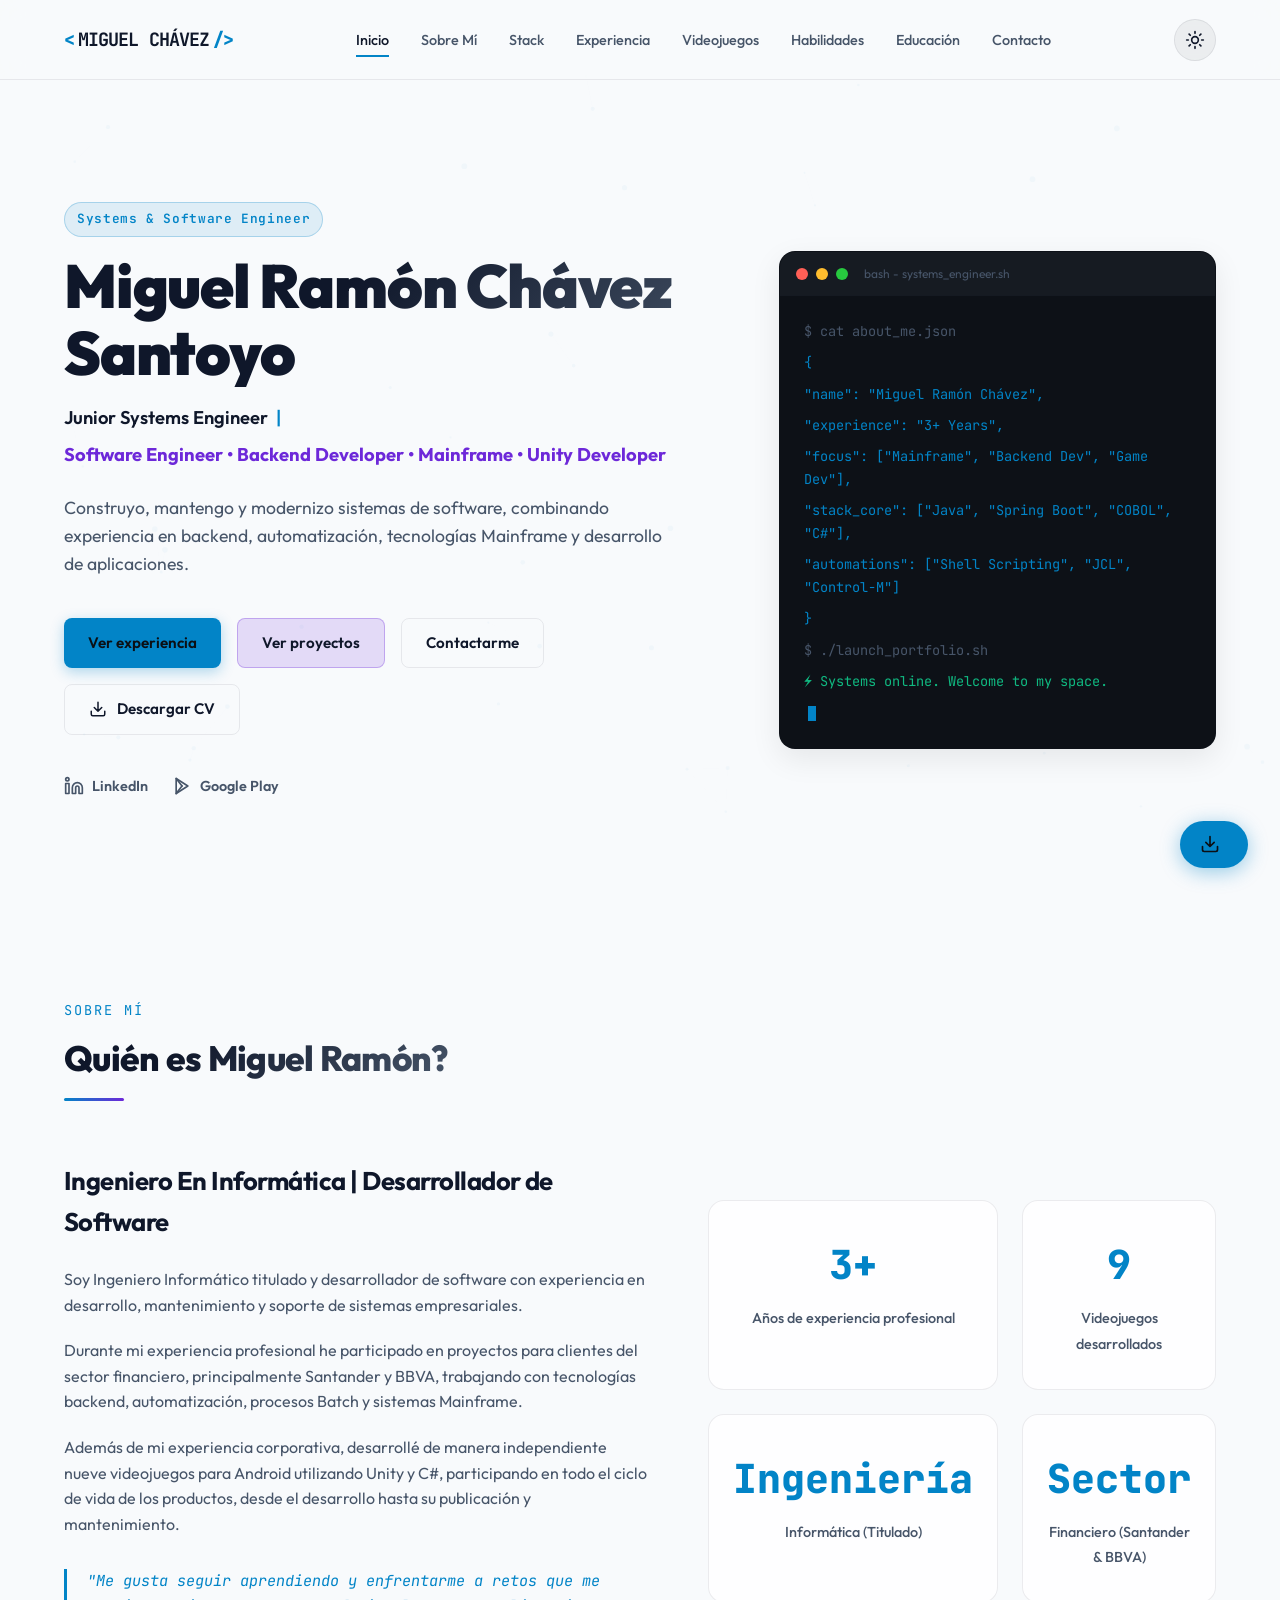
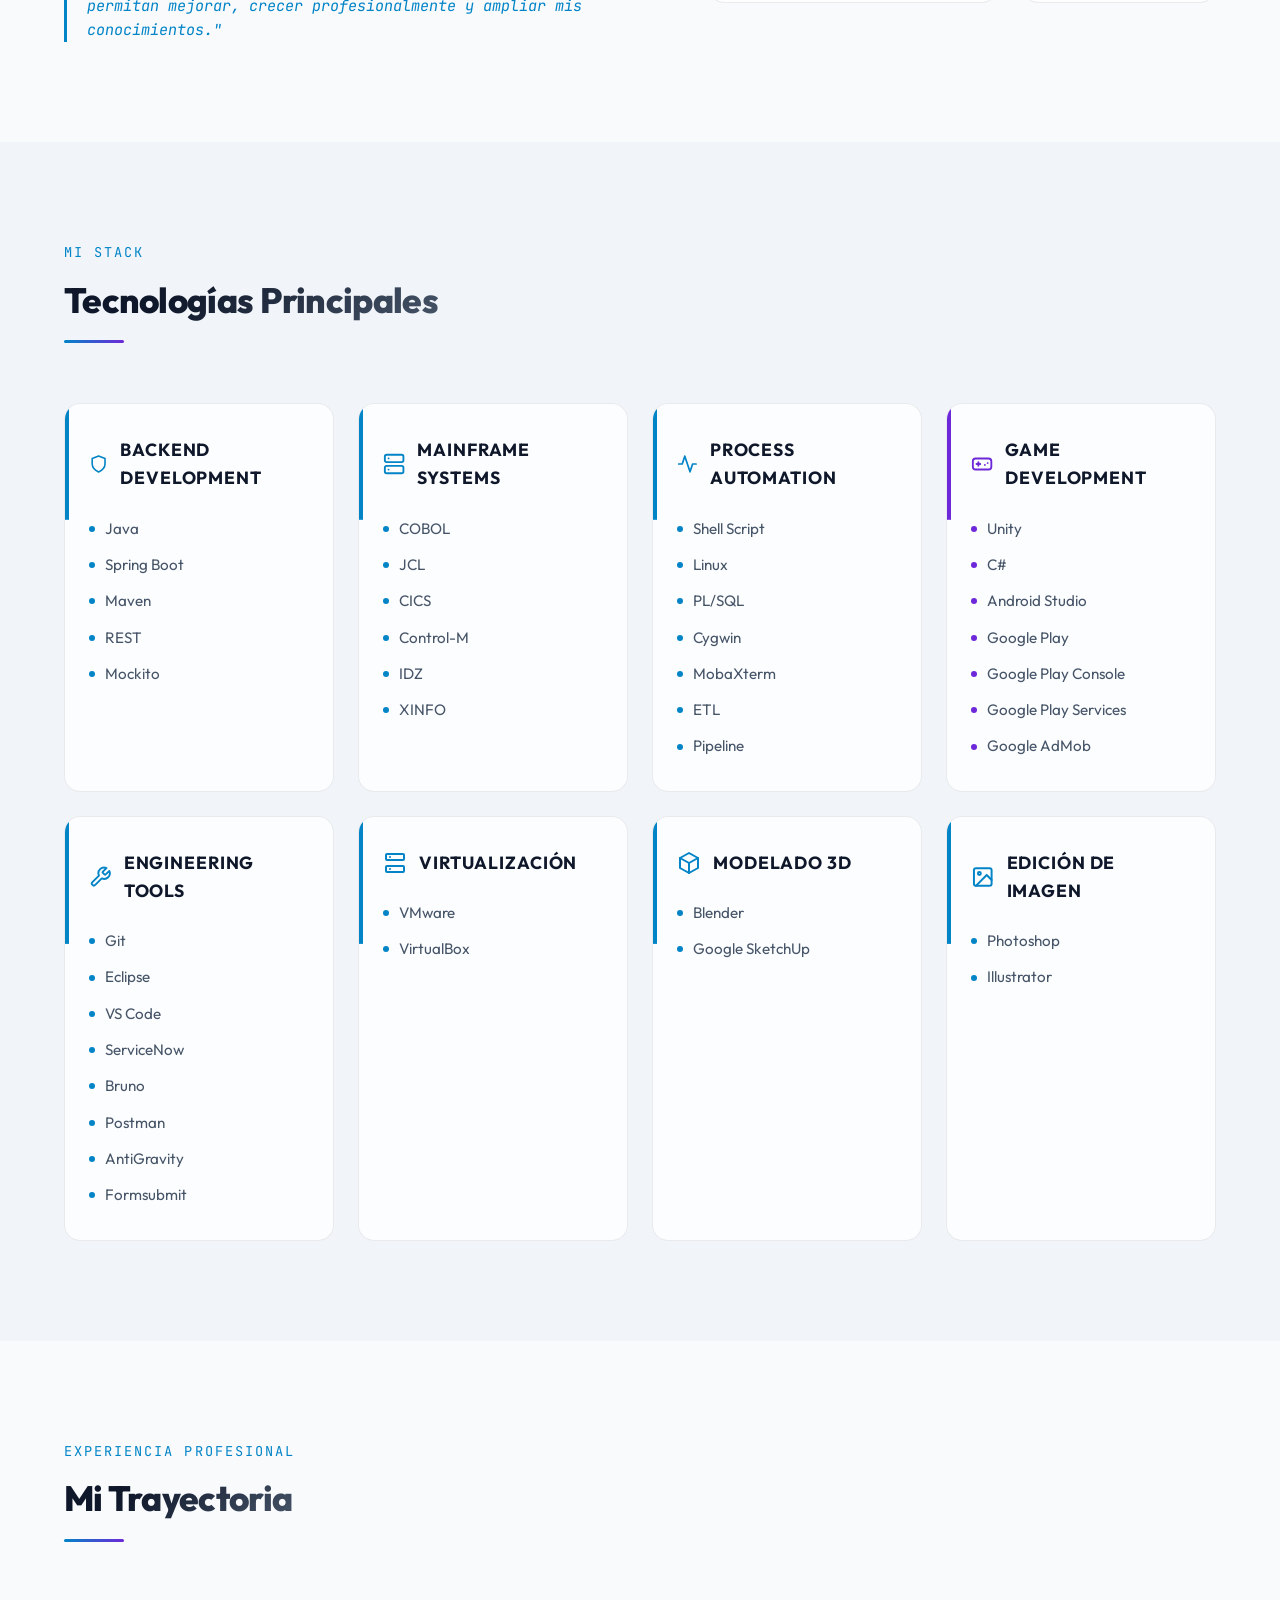
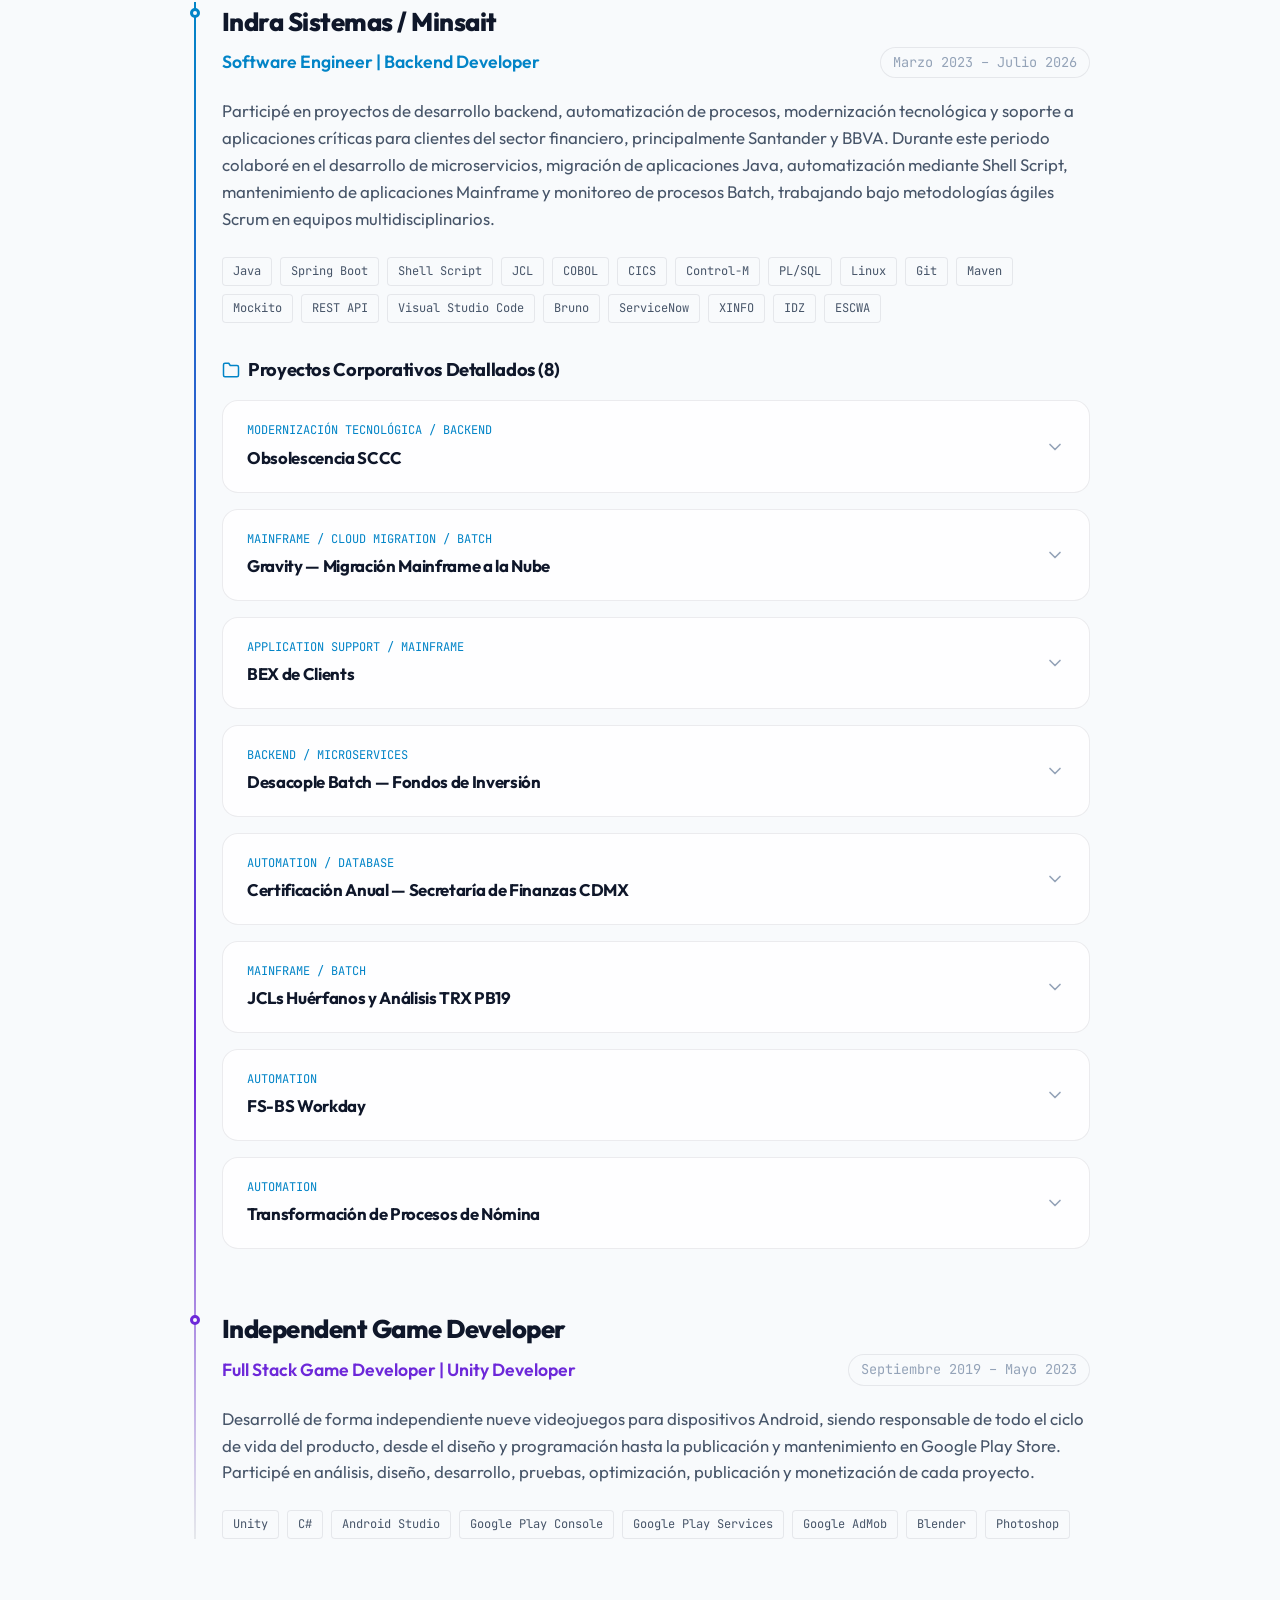
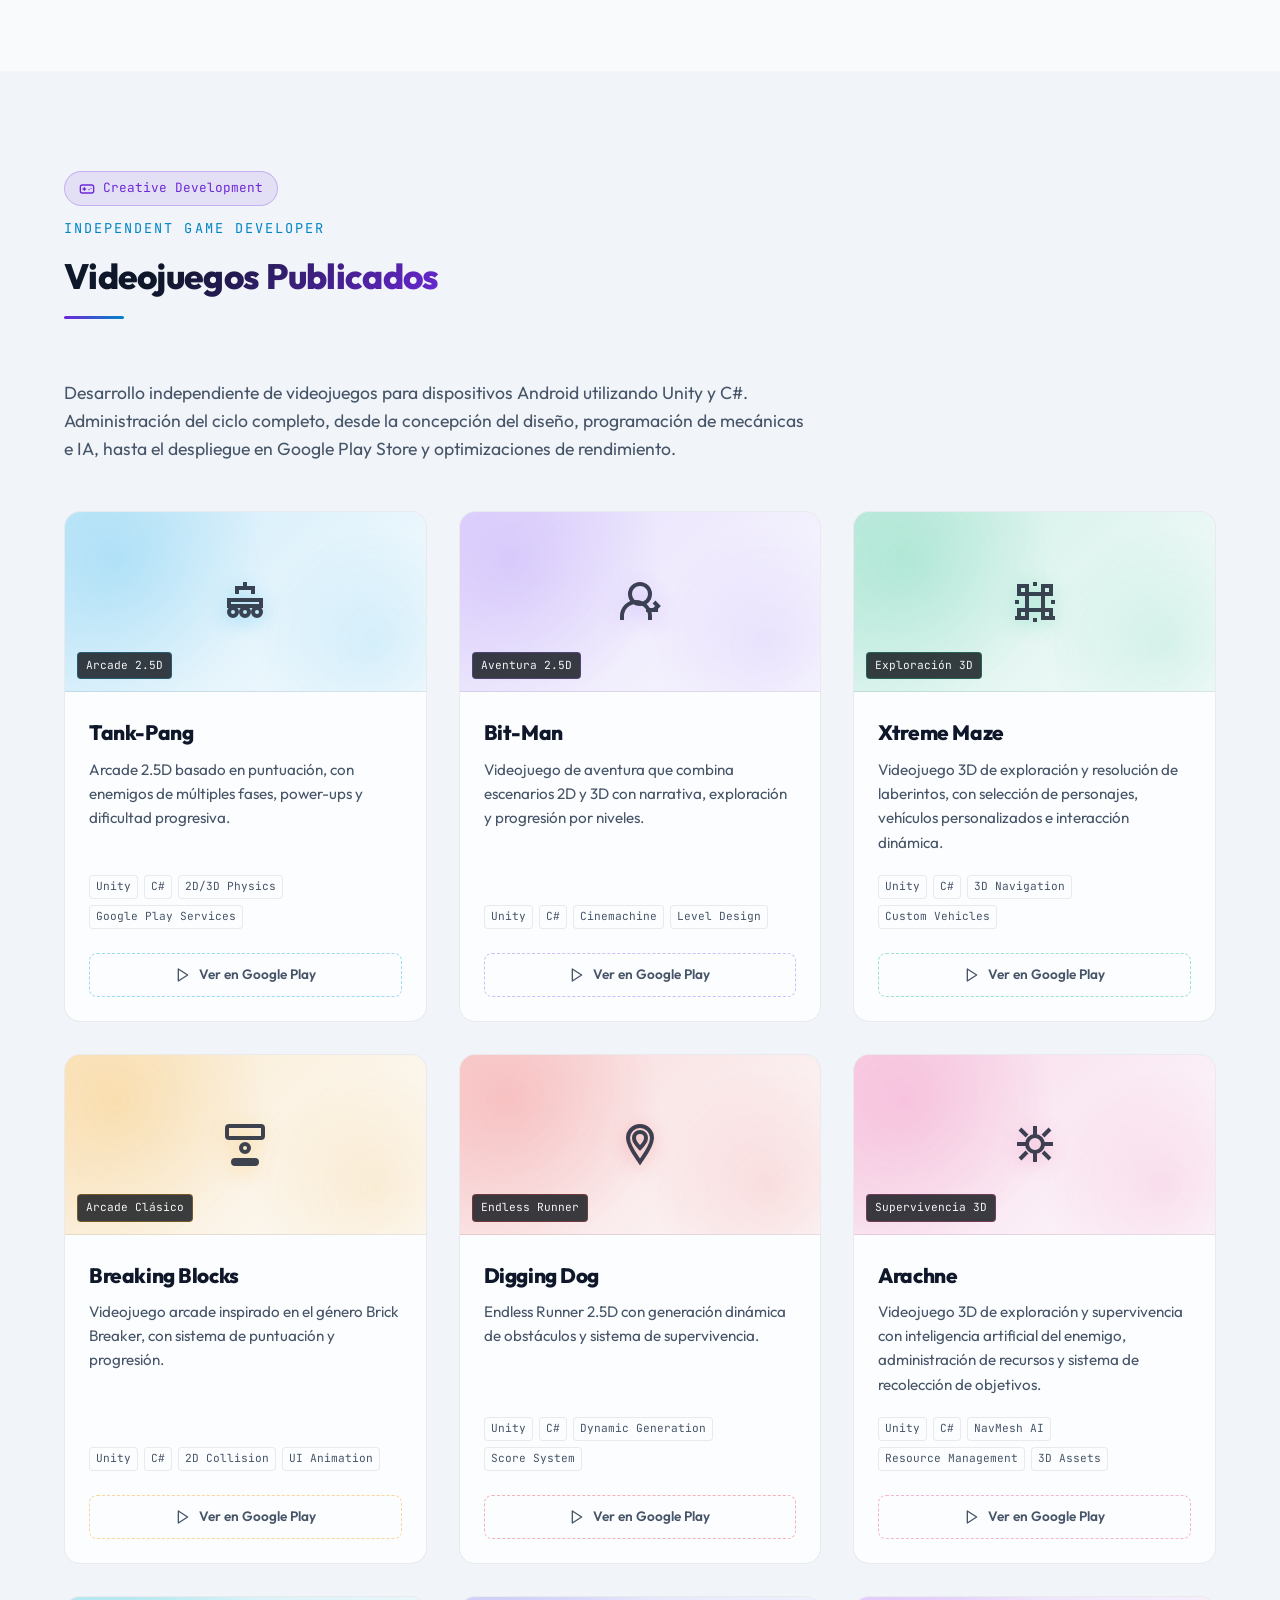
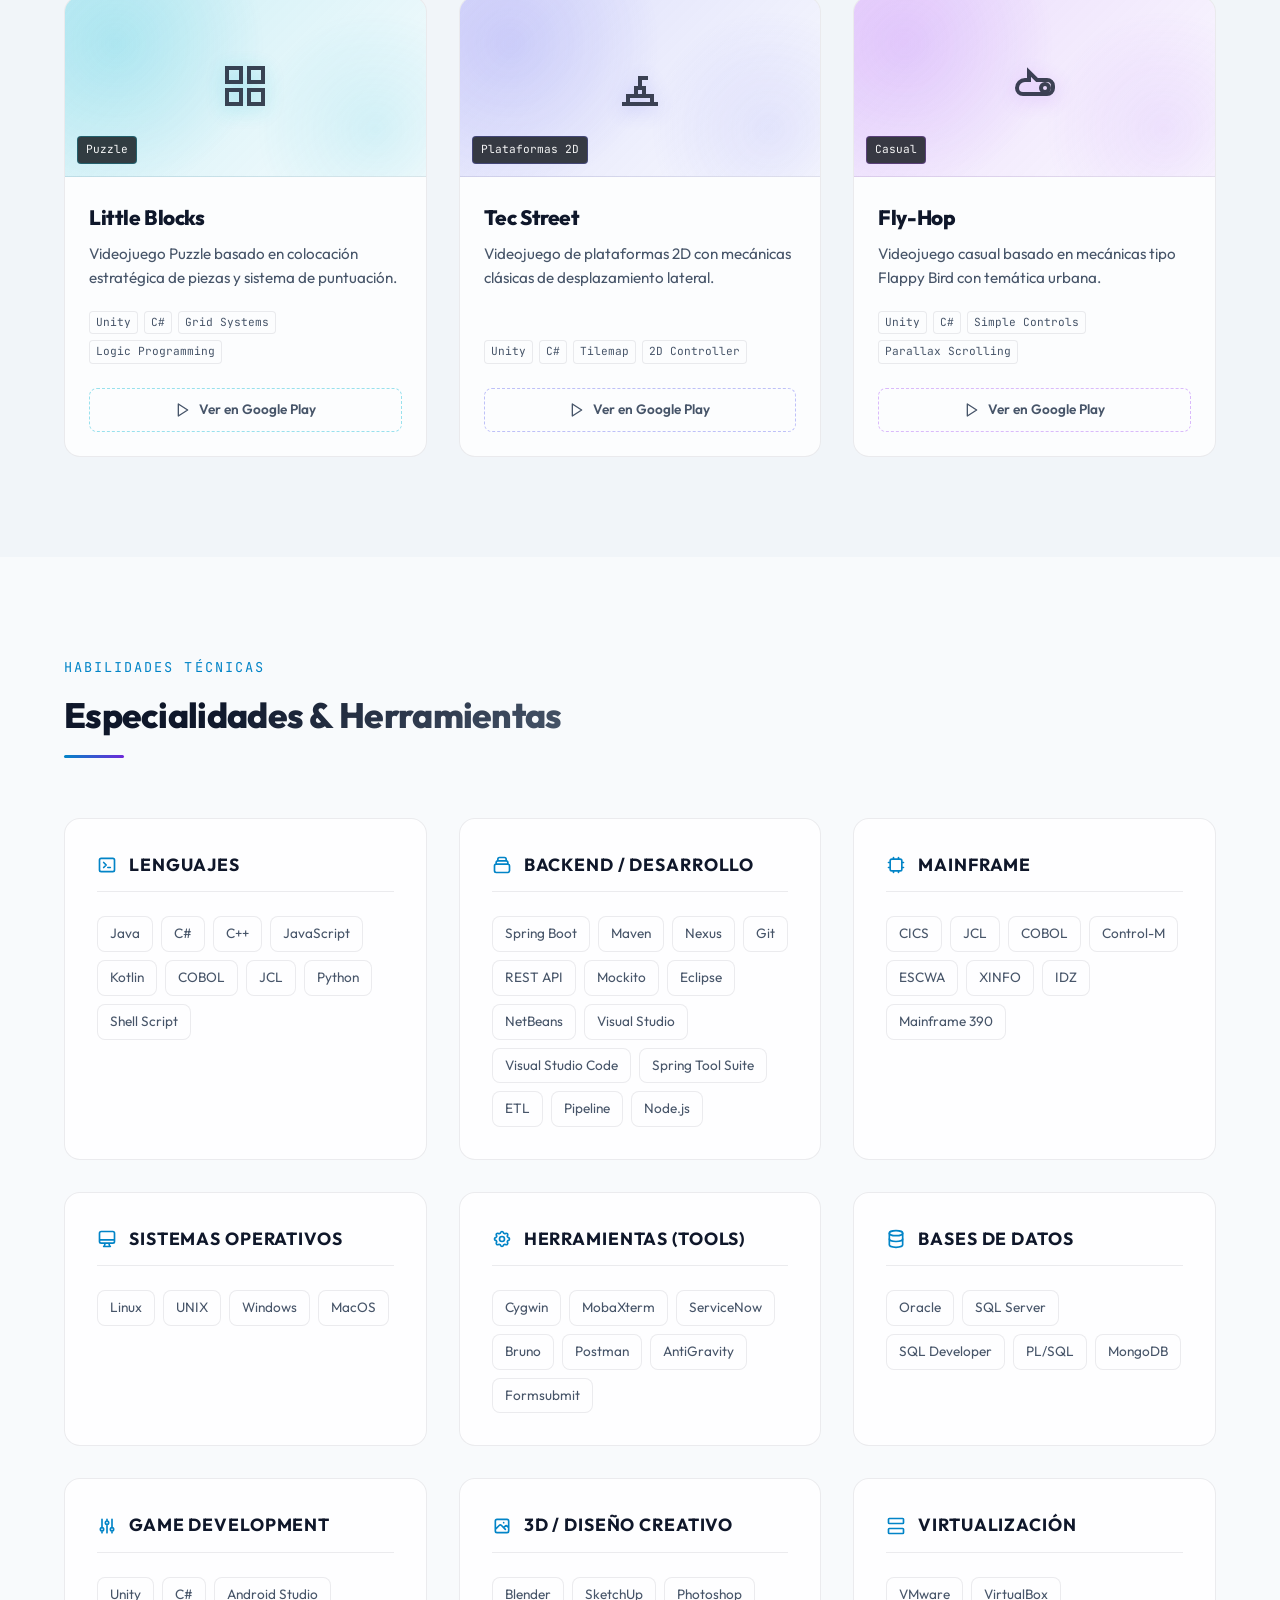
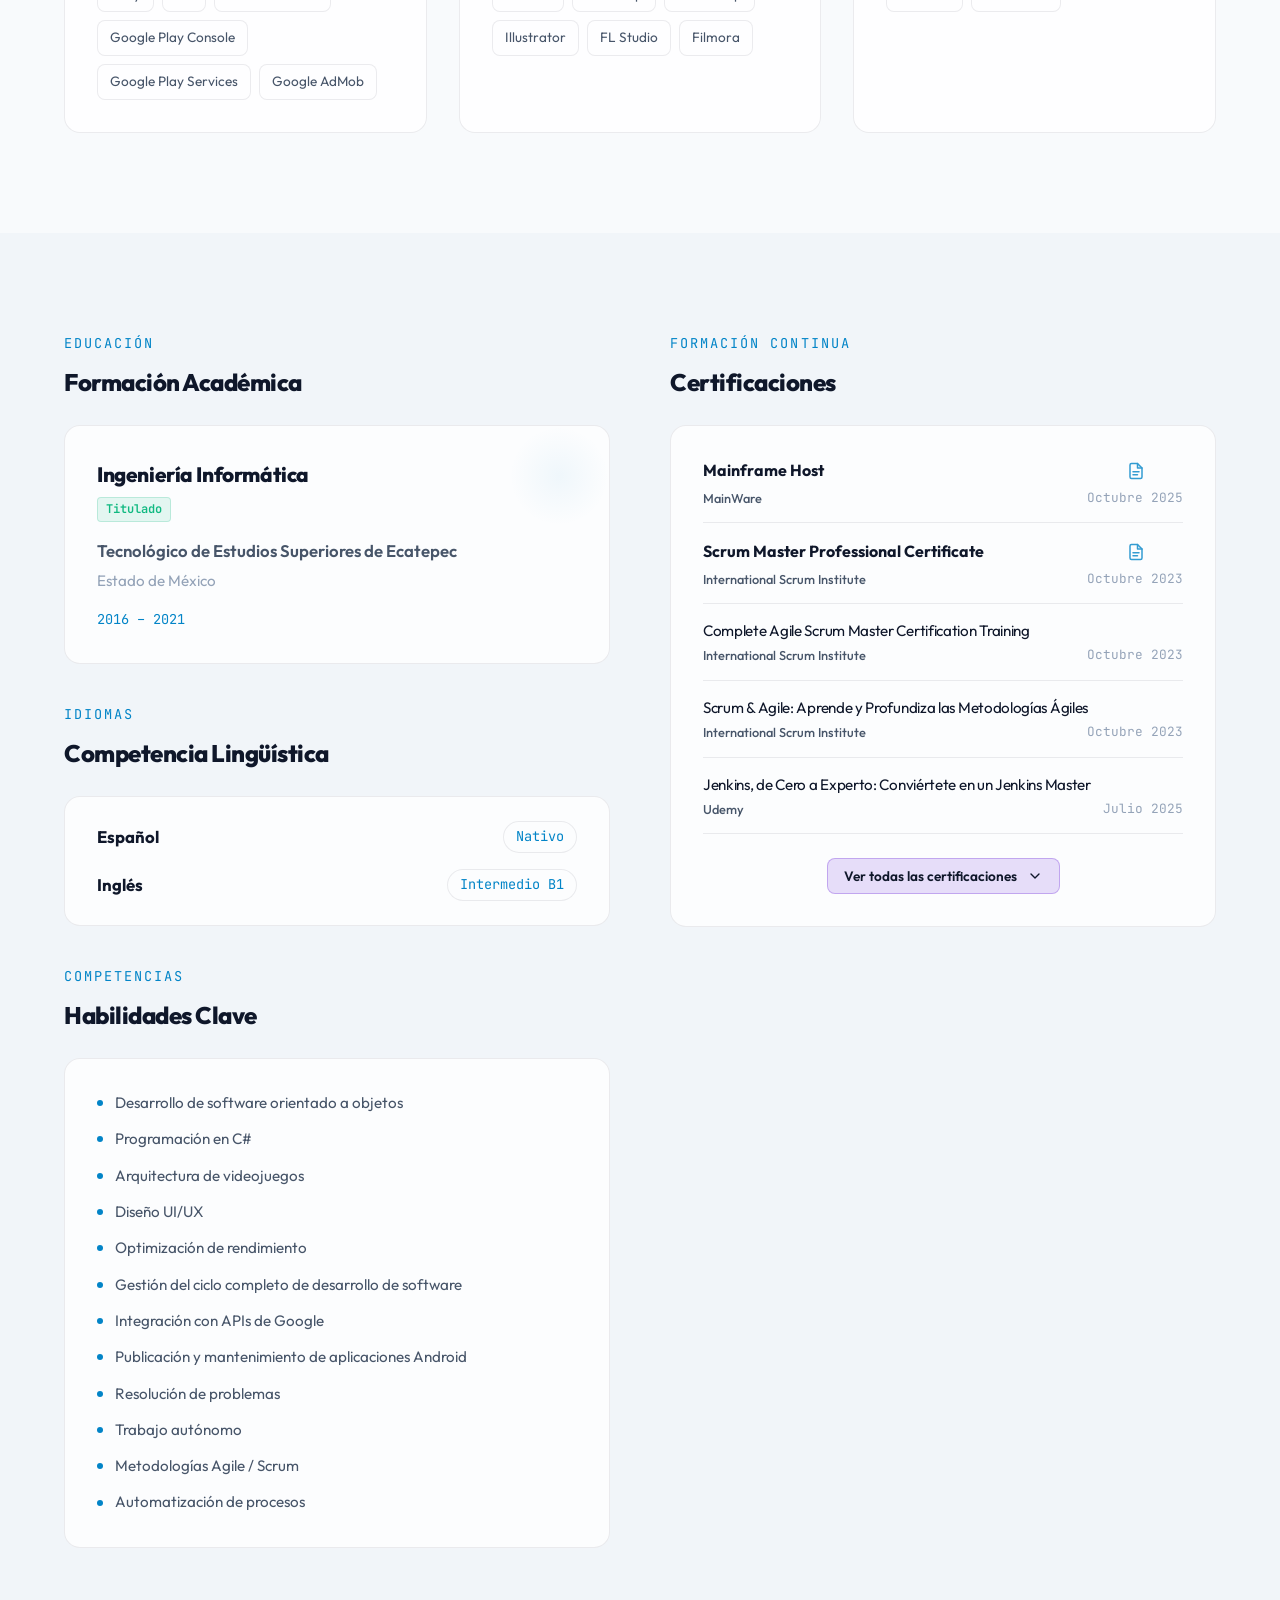
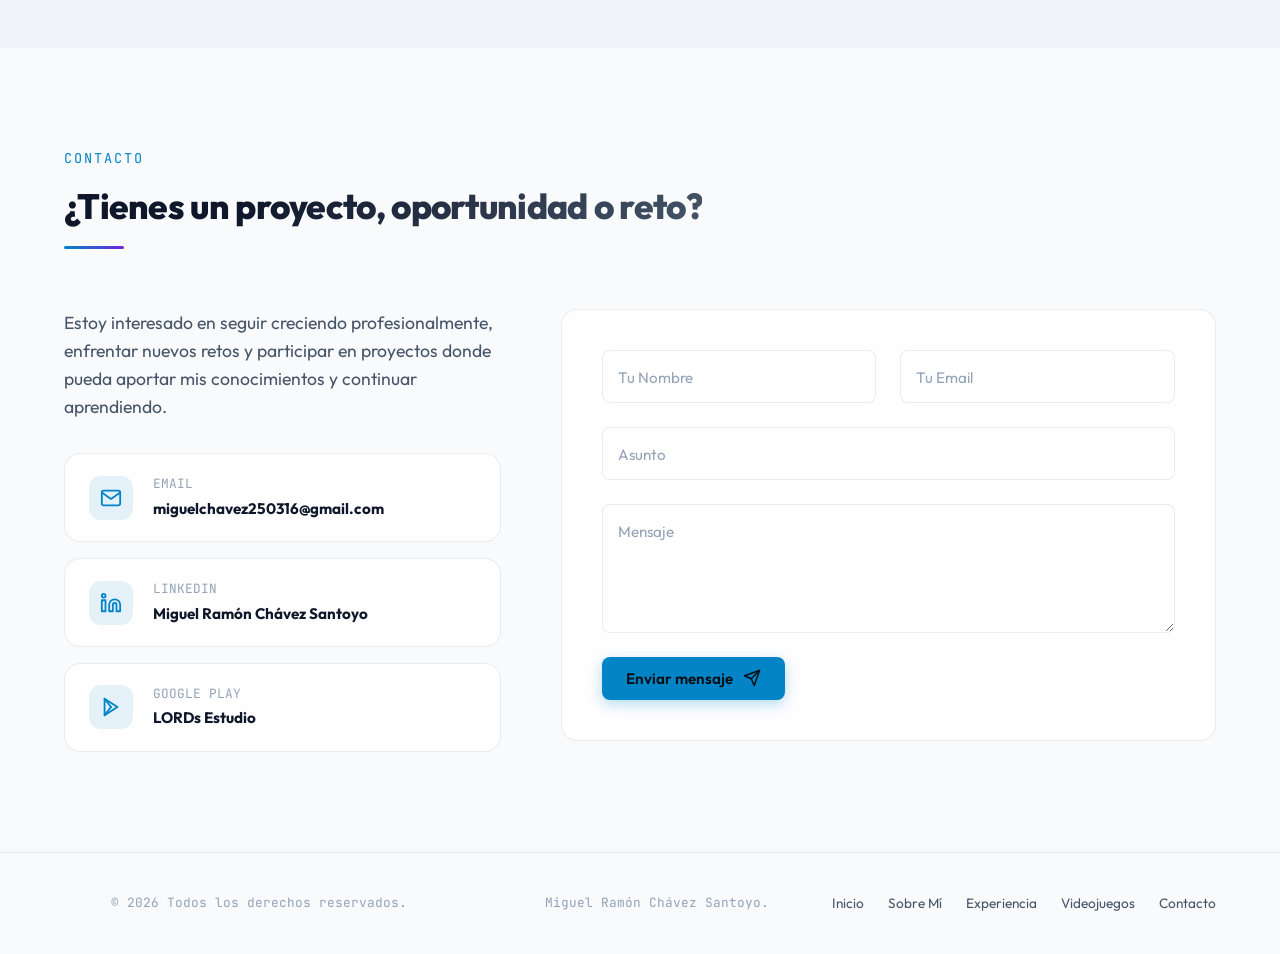
<file: index.html>
<!DOCTYPE html>
<html lang="es">

<head>
  <meta charset="UTF-8">
  <meta name="viewport" content="width=device-width, initial-scale=1.0">
  <title>Miguel Ramón Chávez Santoyo | Junior Systems Engineer & Software Developer</title>

  <!-- SEO Meta Tags -->
  <meta name="description"
    content="Portafolio profesional de Miguel Ramón Chávez Santoyo, Junior Systems Engineer y Software Engineer. Especialista en Java, Spring Boot, Shell Script, Mainframe, COBOL, JCL y CICS. Desarrollador independiente de videojuegos Unity.">
  <meta name="keywords"
    content="Miguel Ramón Chávez Santoyo, Junior Systems Engineer, Software Engineer, Backend Developer, Mainframe, JCL, COBOL, CICS, Control-M, Java, Spring Boot, Shell Script, Unity Developer, Videojuegos Android, Desarrollador C#">
  <meta name="author" content="Miguel Ramón Chávez Santoyo">
  <meta name="robots" content="index, follow">

  <!-- Open Graph / Facebook -->
  <meta property="og:type" content="website">
  <meta property="og:url" content="https://dijammbs.github.io/PoM/"> <!-- URL del portafolio -->
  <meta property="og:title" content="Miguel Ramón Chávez Santoyo | Junior Systems Engineer">
  <meta property="og:description"
    content="Portafolio profesional de sistemas backend, Mainframe (COBOL, JCL, CICS) y desarrollo independiente de videojuegos en Unity C#.">
  <meta property="og:image" content="assets/portfolio_preview.jpg"> <!-- Placeholder para preview image -->

  <!-- Twitter -->
  <meta property="twitter:card" content="summary_large_image">
  <meta property="twitter:title" content="Miguel Ramón Chávez Santoyo | Junior Systems Engineer">
  <meta property="twitter:description"
    content="Desarrollador con más de 3 años de experiencia en backend, procesos batch, tecnologías Mainframe y desarrollo de videojuegos Android en Unity.">
  <meta property="twitter:image" content="assets/portfolio_preview.jpg">

  <!-- Web Fonts -->
  <link rel="preconnect" href="https://fonts.googleapis.com">
  <link rel="preconnect" href="https://fonts.gstatic.com" crossorigin>
  <link
    href="https://fonts.googleapis.com/css2?family=JetBrains+Mono:ital,wght@0,100..800;1,100..800&family=Outfit:wght@100..900&display=swap"
    rel="stylesheet">

  <!-- Main Stylesheet -->
  <link rel="stylesheet" href="styles.css">

  <!-- Schema.org JSON-LD para SEO -->
  <script type="application/ld+json">
    {
      "@context": "https://schema.org",
      "@type": "Person",
      "name": "Miguel Ramón Chávez Santoyo",
      "jobTitle": "Junior Systems Engineer / Software Engineer",
      "alumniOf": {
        "@type": "EducationalOrganization",
        "name": "Tecnológico de Estudios Superiores de Ecatepec"
      },
      "knowsAbout": [
        "Software Engineering",
        "Backend Development",
        "Java",
        "Spring Boot",
        "Mainframe",
        "COBOL",
        "JCL",
        "CICS",
        "Control-M",
        "Shell Script",
        "Unity Engine",
        "C# Game Development",
        "Android App Development"
      ],
      "sameAs": [
        "https://github.com/tu-usuario-placeholder",
        "https://linkedin.com/in/tu-perfil-placeholder"
      ]
    }
  </script>
</head>

<body class="dark-theme">
  <!-- Interactive Canvas Background for Hero Section -->
  <div class="background-canvas-container">
    <canvas id="hero-canvas"></canvas>
  </div>

  <!-- Main Header & Navigation -->
  <header class="main-header">
    <div class="container navbar-container">
      <a href="#inicio" class="logo">
        <span class="logo-accent">&lt;</span>MIGUEL CHÁVEZ<span class="logo-accent"> /&gt;</span>
      </a>

      <!-- Desktop Navigation Menu -->
      <nav class="desktop-nav">
        <ul>
          <li><a href="#inicio" class="nav-link active">Inicio</a></li>
          <li><a href="#sobre-mi" class="nav-link">Sobre Mí</a></li>
          <li><a href="#mi-stack" class="nav-link">Stack</a></li>
          <li><a href="#experiencia" class="nav-link">Experiencia</a></li>
          <li><a href="#videojuegos" class="nav-link">Videojuegos</a></li>
          <li><a href="#skills" class="nav-link">Habilidades</a></li>
          <li><a href="#educacion-certificaciones" class="nav-link">Educación</a></li>
          <li><a href="#contacto" class="nav-link">Contacto</a></li>
        </ul>
      </nav>

      <!-- Control Buttons (Theme Toggle + Hamburguer Menu) -->
      <div class="nav-controls">
        <button id="theme-toggle" class="theme-toggle-btn" aria-label="Cambiar tema de color" title="Cambiar tema">
          <!-- Light Mode Icon (Sun) -->
          <svg class="sun-icon" xmlns="http://www.w3.org/2000/svg" viewBox="0 0 24 24" fill="none" stroke="currentColor"
            stroke-width="2" stroke-linecap="round" stroke-linejoin="round">
            <circle cx="12" cy="12" r="4"></circle>
            <path
              d="M12 2v2M12 20v2M4.93 4.93l1.41 1.41M17.66 17.66l1.41 1.41M2 12h2M20 12h2M6.34 17.66l-1.41 1.41M19.07 4.93l-1.41 1.41">
            </path>
          </svg>
          <!-- Dark Mode Icon (Moon) -->
          <svg class="moon-icon" xmlns="http://www.w3.org/2000/svg" viewBox="0 0 24 24" fill="none"
            stroke="currentColor" stroke-width="2" stroke-linecap="round" stroke-linejoin="round">
            <path d="M12 3a6 6 0 0 0 9 9 9 9 0 1 1-9-9Z"></path>
          </svg>
        </button>

        <button id="mobile-menu-btn" class="mobile-menu-btn" aria-label="Abrir menú de navegación"
          aria-expanded="false">
          <span class="hamburger-bar"></span>
          <span class="hamburger-bar"></span>
          <span class="hamburger-bar"></span>
        </button>
      </div>
    </div>
  </header>

  <!-- Mobile Navigation Menu Dropdown -->
  <div id="mobile-nav" class="mobile-nav">
    <nav class="mobile-nav-links">
      <ul>
        <li><a href="#inicio" class="mobile-link">Inicio</a></li>
        <li><a href="#sobre-mi" class="mobile-link">Sobre Mí</a></li>
        <li><a href="#mi-stack" class="mobile-link">Stack</a></li>
        <li><a href="#experiencia" class="mobile-link">Experiencia</a></li>
        <li><a href="#videojuegos" class="mobile-link">Videojuegos</a></li>
        <li><a href="#skills" class="mobile-link">Habilidades</a></li>
        <li><a href="#educacion-certificaciones" class="mobile-link">Educación</a></li>
        <li><a href="#contacto" class="mobile-link">Contacto</a></li>
      </ul>
    </nav>
  </div>

  <!-- Hero Section -->
  <section id="inicio" class="hero-section">
    <div class="container hero-container">
      <div class="hero-content">
        <div class="badge-role-container">
          <span class="badge-role">Systems & Software Engineer</span>
        </div>
        <h1 class="hero-name" id="hero-name-render">Miguel Ramón Chávez Santoyo</h1>

        <div class="hero-titles-slider">
          <span class="title-primary" id="hero-title-primary">Junior Systems Engineer</span>
          <span class="title-separator">|</span>
          <div class="titles-wrapper" id="hero-titles-wrapper">
            <!-- Dynamically populated from data.js -->
          </div>
        </div>

        <p class="hero-text" id="hero-description-render">
          <!-- Dynamically populated from data.js -->
        </p>

        <!-- Botones de la pantalla de Inicio -->
        <div class="hero-actions">
          <a href="#experiencia" class="btn btn-primary">Ver experiencia</a>
          <a href="#videojuegos" class="btn btn-secondary">Ver proyectos</a>
          <a href="#contacto" class="btn btn-outline">Contactarme</a>
          <a href="#" class="btn btn-outline cv-download-btn" download>
            <svg xmlns="http://www.w3.org/2000/svg" viewBox="0 0 24 24" fill="none" stroke="currentColor"
              stroke-width="2" stroke-linecap="round" stroke-linejoin="round" class="btn-icon">
              <path d="M21 15v4a2 2 0 0 1-2 2H5a2 2 0 0 1-2-2v-4M7 10l5 5 5-5M12 15V3" />
            </svg>
            Descargar CV
          </a>
        </div>

        <!-- Social Icons -->
        <div class="hero-socials">
          <a href="#" id="social-linkedin" target="_blank" rel="noopener noreferrer" class="social-link"
            title="LinkedIn">
            <svg xmlns="http://www.w3.org/2000/svg" viewBox="0 0 24 24" fill="none" stroke="currentColor"
              stroke-width="2" stroke-linecap="round" stroke-linejoin="round">
              <path d="M16 8a6 6 0 0 1 6 6v7h-4v-7a2 2 0 0 0-2-2 2 2 0 0 0-2 2v7h-4v-7a6 6 0 0 1 6-6zM2 9h4v12H2z">
              </path>
              <circle cx="4" cy="4" r="2"></circle>
            </svg>
            <span>LinkedIn</span> <!-- Texto del Boton de LinkedIn en la Pantalla de Inicio -->
          </a>
          <!--<a href="#" id="social-github" target="_blank" rel="noopener noreferrer" class="social-link" title="GitHub">
            <svg xmlns="http://www.w3.org/2000/svg" viewBox="0 0 24 24" fill="none" stroke="currentColor" stroke-width="2" stroke-linecap="round" stroke-linejoin="round"><path d="M15 22v-4a4.8 4.8 0 0 0-1-3.5c3 0 6-2 6-5.5.08-1.25-.27-2.48-1-3.5.28-1.15.28-2.35 0-3.5 0 0-1 0-3 1.5-2.64-.5-5.36-.5-8 0C6 2 5 2 5 2c-.3 1.15-.3 2.35 0 3.5A5.403 5.403 0 0 0 4 9c0 3.5 3 5.5 6 5.5-.39.49-.68 1.05-.85 1.65-.17.6-.22 1.23-.15 1.85v4"></path><path d="M9 18c-4.51 2-5-2-7-2"></path></svg>
            <span>GitHub</span> <!-- Texto del Boton de GitHub en la Pantalla de Inicio -- >
          </a> -->
          <a href="#" id="social-googleplay" target="_blank" rel="noopener noreferrer" class="social-link"
            title="Google Play">
            <svg xmlns="http://www.w3.org/2000/svg" viewBox="0 0 24 24" fill="none" stroke="currentColor"
              stroke-width="2" stroke-linecap="round" stroke-linejoin="round">
              <polygon points="5 3 19 12 5 21 5 3"></polygon>
              <line x1="5" y1="3" x2="12" y2="12"></line>
              <line x1="5" y1="21" x2="12" y2="12"></line>
            </svg>
            <span>Google Play</span> <!-- Texto del Boton de Google Play en la Pantalla de Inicio -->
          </a>
        </div>
      </div>

      <!-- Cuadro de la Terminal en la pantalla de Inicio -->
      <div class="hero-visual reveal-fade">
        <div class="terminal-mockup">
          <div class="terminal-header">
            <span class="terminal-dot red"></span>
            <span class="terminal-dot yellow"></span>
            <span class="terminal-dot green"></span>
            <span class="terminal-title">bash - systems_engineer.sh</span>
          </div>
          <div class="terminal-body font-mono">
            <p class="text-dim">$ cat about_me.json</p>
            <p class="text-cyan">{</p>
            <p class="text-cyan"> "name": "Miguel Ramón Chávez",</p>
            <p class="text-cyan"> "experience": "3+ Years",</p>
            <p class="text-cyan"> "focus": ["Mainframe", "Backend Dev", "Game Dev"],</p>
            <p class="text-cyan"> "stack_core": ["Java", "Spring Boot", "COBOL", "C#"],</p>
            <p class="text-cyan"> "automations": ["Shell Scripting", "JCL", "Control-M"]</p>
            <p class="text-cyan">}</p>
            <p class="text-dim">$ ./launch_portfolio.sh</p>
            <p class="text-green">⚡ Systems online. Welcome to my space.</p>
            <div class="cursor-pulse"></div>
          </div>
        </div>
      </div>
    </div>
  </section>

  <!-- Sección Sobre Mi -->
  <section id="sobre-mi" class="section-padding scroll-margin">
    <div class="container">
      <div class="section-title-wrapper reveal-fade">
        <span class="section-subtitle">Sobre Mí</span>
        <h2 class="section-title">Quién es Miguel Ramón?</h2>
        <div class="section-line"></div>
      </div>

      <div class="about-grid">
        <div class="about-info reveal-slide-left">
          <h3 class="about-tagline">Ingeniero En Informática | Desarrollador de Software</h3>
          <div class="about-paragraphs" id="about-text-render">
            <!-- Dynamically populated from data.js -->
          </div>
          <blockquote class="personal-quote font-mono" id="about-quote-render">
            <!-- Dynamically populated from data.js -->
          </blockquote>
        </div>

        <div class="about-stats-container reveal-slide-right" id="about-stats-render">
          <!-- Dynamically populated from data.js -->
        </div>
      </div>
    </div>
  </section>

  <!-- My Tech Stack Section (MI STACK) -->
  <section id="mi-stack" class="section-padding bg-alt scroll-margin">
    <div class="container">
      <div class="section-title-wrapper reveal-fade">
        <span class="section-subtitle">Mi Stack</span>
        <h2 class="section-title">Tecnologías Principales</h2>
        <div class="section-line"></div>
      </div>

      <div class="stack-showcase-grid" id="stack-showcase-render">
        <!-- Dynamically populated from data.js -->
      </div>
    </div>
  </section>

  <!-- Professional Experience Timeline -->
  <section id="experiencia" class="section-padding scroll-margin">
    <div class="container">
      <div class="section-title-wrapper reveal-fade">
        <span class="section-subtitle">Experiencia Profesional</span>
        <h2 class="section-title">Mi Trayectoria</h2>
        <div class="section-line"></div>
      </div>

      <!-- Experience Timeline Wrapper -->
      <div class="experience-timeline" id="experience-timeline-render">
        <!-- Dynamically populated from data.js -->
      </div>
    </div>
  </section>

  <!-- Video Games Portfolio Section -->
  <section id="videojuegos" class="section-padding bg-alt game-theme-section scroll-margin">
    <div class="container">
      <div class="section-title-wrapper reveal-fade">
        <div class="game-controller-badge">
          <svg xmlns="http://www.w3.org/2000/svg" viewBox="0 0 24 24" fill="none" stroke="currentColor" stroke-width="2"
            stroke-linecap="round" stroke-linejoin="round" class="game-badge-icon">
            <line x1="6" y1="12" x2="10" y2="12"></line>
            <line x1="8" y1="10" x2="8" y2="14"></line>
            <line x1="15" y1="13" x2="15.01" y2="13"></line>
            <line x1="18" y1="11" x2="18.01" y2="11"></line>
            <rect x="2" y="6" width="20" height="12" rx="3"></rect>
          </svg>
          <span>Creative Development</span>
        </div>
        <span class="section-subtitle">Independent Game Developer</span>
        <h2 class="section-title game-title-style">Videojuegos Publicados</h2>
        <div class="section-line game-line-style"></div>
      </div>

      <p class="game-section-intro reveal-fade">
        Desarrollo independiente de videojuegos para dispositivos Android utilizando Unity y C#. Administración del
        ciclo completo, desde la concepción del diseño, programación de mecánicas e IA, hasta el despliegue en Google
        Play Store y optimizaciones de rendimiento.
      </p>

      <!-- Video Games Grid -->
      <div class="games-grid" id="games-grid-render">
        <!-- Dynamically populated from data.js -->
      </div>
    </div>
  </section>

  <!-- Technical Skills Section -->
  <section id="skills" class="section-padding scroll-margin">
    <div class="container">
      <div class="section-title-wrapper reveal-fade">
        <span class="section-subtitle">Habilidades Técnicas</span>
        <h2 class="section-title">Especialidades & Herramientas</h2>
        <div class="section-line"></div>
      </div>

      <div class="skills-categories-grid" id="skills-categories-render">
        <!-- Dynamically populated from data.js -->
      </div>
    </div>
  </section>

  <!-- Education & Certifications & Competencies Sections (Dual Layout) -->
  <section id="educacion-certificaciones" class="section-padding bg-alt scroll-margin">
    <div class="container education-certs-container">

      <!-- Left Column: Education, Languages & Competencies -->
      <div class="left-academic-column reveal-slide-left">

        <!-- Education Card -->
        <div class="academic-sub-section">
          <div class="section-title-wrapper compact">
            <span class="section-subtitle">Educación</span>
            <h3 class="academic-title">Formación Académica</h3>
          </div>

          <div class="education-card" id="education-card-render">
            <!-- Dynamically populated from data.js -->
          </div>
        </div>

        <!-- Languages Card -->
        <div class="academic-sub-section">
          <div class="section-title-wrapper compact">
            <span class="section-subtitle">Idiomas</span>
            <h3 class="academic-title">Competencia Lingüística</h3>
          </div>

          <div class="languages-card">
            <ul id="languages-list-render" class="languages-list">
              <!-- Dynamically populated from data.js -->
            </ul>
          </div>
        </div>

        <!-- Competencies Card -->
        <div class="academic-sub-section">
          <div class="section-title-wrapper compact">
            <span class="section-subtitle">Competencias</span>
            <h3 class="academic-title">Habilidades Clave</h3>
          </div>

          <div class="competencies-card">
            <div id="competencies-grid-render" class="competencies-grid">
              <!-- Dynamically populated from data.js -->
            </div>
          </div>
        </div>
      </div>

      <!-- Right Column: Certifications (Collapsible List) -->
      <div class="right-certs-column reveal-slide-right">
        <div class="section-title-wrapper compact">
          <span class="section-subtitle">Formación Continua</span>
          <h3 class="academic-title">Certificaciones</h3>
        </div>

        <div class="certifications-wrapper">
          <ul class="certifications-list" id="certifications-list-render">
            <!-- Dynamically populated from data.js -->
          </ul>

          <!-- View More Button -->
          <div class="certs-toggle-container">
            <button id="certs-toggle-btn" class="btn btn-secondary btn-sm">
              <span>Ver todas las certificaciones</span>
              <svg xmlns="http://www.w3.org/2000/svg" viewBox="0 0 24 24" fill="none" stroke="currentColor"
                stroke-width="2" stroke-linecap="round" stroke-linejoin="round" class="certs-arrow">
                <polyline points="6 9 12 15 18 9"></polyline>
              </svg>
            </button>
          </div>
        </div>
      </div>

    </div>
  </section>

  <!-- Contact Section -->
  <section id="contacto" class="section-padding scroll-margin">
    <div class="container">
      <div class="section-title-wrapper reveal-fade">
        <span class="section-subtitle">Contacto</span>
        <h2 class="section-title">¿Tienes un proyecto, oportunidad o reto?</h2>
        <div class="section-line"></div>
      </div>

      <div class="contact-grid">
        <!-- Contact Info Cards -->
        <div class="contact-info-panel reveal-slide-left">
          <p class="contact-pitch">
            Estoy interesado en seguir creciendo profesionalmente, enfrentar nuevos retos y participar en proyectos
            donde pueda aportar mis conocimientos y continuar aprendiendo.
          </p>

          <div class="contact-methods">
            <!-- Email -->
            <a href="#" id="contact-email" class="contact-card">
              <div class="contact-card-icon">
                <svg xmlns="http://www.w3.org/2000/svg" viewBox="0 0 24 24" fill="none" stroke="currentColor"
                  stroke-width="2" stroke-linecap="round" stroke-linejoin="round">
                  <path d="M4 4h16c1.1 0 2 .9 2 2v12c0 1.1-.9 2-2 2H4c-1.1 0-2-.9-2-2V6c0-1.1.9-2 2-2z"></path>
                  <polyline points="22,6 12,13 2,6"></polyline>
                </svg>
              </div>
              <div class="contact-card-details">
                <span class="contact-label">Email</span>
                <span id="contact-email-text" class="contact-value">miguelchavez250316@gmail.com</span>
              </div>
            </a>

            <!-- LinkedIn -->
            <a href="#" id="contact-linkedin" target="_blank" rel="noopener noreferrer" class="contact-card">
              <div class="contact-card-icon">
                <svg xmlns="http://www.w3.org/2000/svg" viewBox="0 0 24 24" fill="none" stroke="currentColor"
                  stroke-width="2" stroke-linecap="round" stroke-linejoin="round">
                  <path d="M16 8a6 6 0 0 1 6 6v7h-4v-7a2 2 0 0 0-2-2 2 2 0 0 0-2 2v7h-4v-7a6 6 0 0 1 6-6zM2 9h4v12H2z">
                  </path>
                  <circle cx="4" cy="4" r="2"></circle>
                </svg>
              </div>
              <div class="contact-card-details">
                <span class="contact-label">LinkedIn</span>
                <span id="contact-linkedin-text" class="contact-value">Miguel Ramón Chávez Santoyo</span>
              </div>
            </a>

            <!-- GitHub -- >
            <a href="#" id="contact-github" target="_blank" rel="noopener noreferrer" class="contact-card">
              <div class="contact-card-icon">
                <svg xmlns="http://www.w3.org/2000/svg" viewBox="0 0 24 24" fill="none" stroke="currentColor" stroke-width="2" stroke-linecap="round" stroke-linejoin="round"><path d="M15 22v-4a4.8 4.8 0 0 0-1-3.5c3 0 6-2 6-5.5.08-1.25-.27-2.48-1-3.5.28-1.15.28-2.35 0-3.5 0 0-1 0-3 1.5-2.64-.5-5.36-.5-8 0C6 2 5 2 5 2c-.3 1.15-.3 2.35 0 3.5A5.403 5.403 0 0 0 4 9c0 3.5 3 5.5 6 5.5-.39.49-.68 1.05-.85 1.65-.17.6-.22 1.23-.15 1.85v4"></path><path d="M9 18c-4.51 2-5-2-7-2"></path></svg>
              </div>
              <div class="contact-card-details">
                <span class="contact-label">GitHub</span>
                <span id="contact-github-text" class="contact-value">miguel-ramon-chavez-santoyo</span>
              </div>
            </a> -->

            <!-- Google Play Store -->
            <a href="#" id="contact-googleplay" target="_blank" rel="noopener noreferrer" class="contact-card">
              <div class="contact-card-icon">
                <svg xmlns="http://www.w3.org/2000/svg" viewBox="0 0 24 24" fill="none" stroke="currentColor"
                  stroke-width="2" stroke-linecap="round" stroke-linejoin="round">
                  <polygon points="5 3 19 12 5 21 5 3"></polygon>
                  <line x1="5" y1="3" x2="12" y2="12"></line>
                  <line x1="5" y1="21" x2="12" y2="12"></line>
                </svg>
              </div>
              <div class="contact-card-details">
                <span class="contact-label">Google Play</span>
                <span id="contact-googleplay-text" class="contact-value">LORDs Estudio</span>
              </div>
            </a>
          </div>
        </div>

        <!-- Contact Form -->
        <div class="contact-form-panel reveal-slide-right">
          <form id="contact-form" class="contact-form" action="https://formsubmit.co/miguelchavez250316@gmail.com"
            method="POST">
            <input type="hidden" name="_subject" value="Nuevo mensaje desde mi portafolio">
            <input type="hidden" name="_template" value="table">
            <input type="hidden" name="_captcha" value="true">
            <div class="form-group-row">
              <div class="form-group">
                <input type="text" id="form-name" name="name" class="form-control" required placeholder=" ">
                <label for="form-name" class="form-label">Tu Nombre</label>
              </div>
              <div class="form-group">
                <input type="email" id="form-email" name="email" class="form-control" required placeholder=" ">
                <label for="form-email" class="form-label">Tu Email</label>
              </div>
            </div>

            <div class="form-group">
              <input type="text" id="form-subject" name="subject" class="form-control" required placeholder=" ">
              <label for="form-subject" class="form-label">Asunto</label>
            </div>

            <div class="form-group">
              <textarea id="form-message" name="message" class="form-control" rows="5" required
                placeholder=" "></textarea>
              <label for="form-message" class="form-label">Mensaje</label>
            </div>

            <div class="form-status" id="form-status-message"></div>

            <button type="submit" class="btn btn-primary submit-btn">
              <span>Enviar mensaje</span>
              <svg xmlns="http://www.w3.org/2000/svg" viewBox="0 0 24 24" fill="none" stroke="currentColor"
                stroke-width="2" stroke-linecap="round" stroke-linejoin="round" class="submit-btn-icon">
                <line x1="22" y1="2" x2="11" y2="13"></line>
                <polygon points="22 2 15 22 11 13 2 9 22 2"></polygon>
              </svg>
            </button>
          </form>
        </div>
      </div>
    </div>
  </section>

  <!-- Pie De Página -->
  <footer class="main-footer">
    <div class="container footer-container">
      <p class="copyright font-mono">&emsp;&emsp;&emsp; &copy; 2026 Todos los derechos reservados. <span style="margin-left: 130px;">Miguel Ramón Chávez Santoyo.</span></p> <!-- Esto &emsp; Sirve como Tabulador--> <!-- Esto &copy; Es La C De Copyright -->
      <div class="footer-links">
        <a href="#inicio">Inicio</a>
        <a href="#sobre-mi">Sobre Mí</a>
        <a href="#experiencia">Experiencia</a>
        <a href="#videojuegos">Videojuegos</a>
        <a href="#contacto">Contacto</a>
      </div>
    </div>
  </footer>

  <!-- Floating Sticky Action Button (Download CV) -->
  <div class="floating-cv-container">
    <a href="#" class="floating-cv-btn cv-download-btn" title="Descargar CV (PDF)" download>
      <svg xmlns="http://www.w3.org/2000/svg" viewBox="0 0 24 24" fill="none" stroke="currentColor" stroke-width="2"
        stroke-linecap="round" stroke-linejoin="round">
        <path d="M21 15v4a2 2 0 0 1-2 2H5a2 2 0 0 1-2-2v-4M7 10l5 5 5-5M12 15V3" />
      </svg>
      <span class="floating-text">Descargar CV</span>
    </a>
  </div>

  <!-- Certificate Modal -->
  <div id="certificate-modal" class="certificate-modal" aria-hidden="true">
    <div class="certificate-modal-overlay"></div>

    <div class="certificate-modal-content" role="dialog" aria-modal="true" aria-labelledby="certificate-modal-title">
      <button id="certificate-modal-close" class="certificate-modal-close" type="button"
        aria-label="Cerrar certificado">
        &times;
      </button>

      <div class="certificate-modal-header">
        <span class="section-subtitle">Certificación</span>
        <h3 id="certificate-modal-title"></h3>
      </div>

      <div class="certificate-modal-body">
        <iframe id="certificate-modal-pdf" title="Vista previa del certificado" src=""></iframe>
      </div>
    </div>
  </div>

  <!-- Loading scripts -->
  <script src="data.js"></script>
  <script src="app.js"></script>
</body>
</html>
</file>
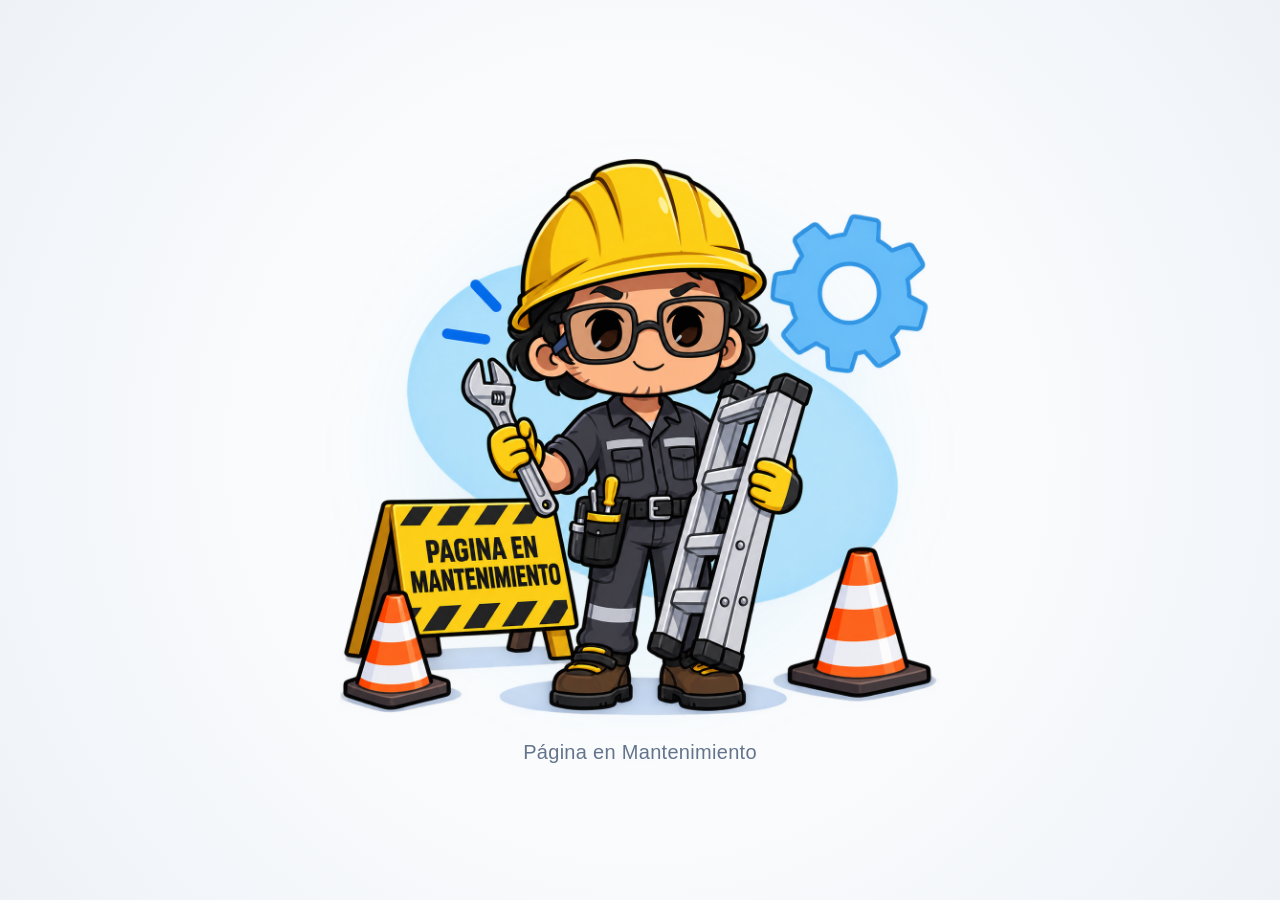
<file: PaginaEnMantenimiento.html>
<!DOCTYPE html>
<html lang="es">
<head>
    <meta charset="UTF-8">
    <meta name="viewport" content="width=device-width, initial-scale=1.0">
    <title>Página en Mantenimiento</title>
    <style>
        /* =========================================
           CONFIGURACIÓN GENERAL
        ========================================= */
        * {
            box-sizing: border-box;
        }

        html,
        body {
            margin: 0;
            padding: 0;
            width: 100%;
            min-height: 100%;
        }

        body {
            min-height: 100vh;

            display: flex;
            justify-content: center;
            align-items: center;

            overflow: hidden;

            font-family: Arial, Helvetica, sans-serif;

            background:
                radial-gradient(
                    circle at center,
                    #ffffff 0%,
                    #f8fafc 55%,
                    #eef2f7 100%
                );

            color: #333;
        }
        /* =========================================
           CONTENEDOR PRINCIPAL
        ========================================= */
        .maintenance-container {
            width: 100%;
            min-height: 100vh;

            display: flex;
            flex-direction: column;
            justify-content: center;
            align-items: center;

            position: relative;

            padding: 30px 20px;

            animation: aparecer 1s ease-out;
        }
        /* =========================================
           EFECTO DE LUZ DE FONDO
        ========================================= */
        .background-glow {
            position: absolute;

            width: 450px;
            height: 450px;

            border-radius: 50%;

            background: rgba(14, 165, 233, 0.08);

            filter: blur(50px);

            z-index: 0;

            animation: respirar 6s ease-in-out infinite;
        }
        /* =========================================
           ILUSTRACIÓN
        ========================================= */
        .maintenance-image {
            position: relative;

            z-index: 2;

            width: 60%;
            max-width: 600px;

            height: auto;

            object-fit: contain;

            /*
             * Movimiento suave de flotación
             */
            animation:
                flotar 4s ease-in-out infinite,
                aparecerImagen 1.2s ease-out;

            /*
             * Evita que la imagen se vuelva
             * demasiado grande en pantallas pequeñas
             */
            min-width: 280px;
        }
        /* =========================================
           TEXTO
        ========================================= */
        .maintenance-message {
            position: relative;

            z-index: 3;

            margin-top: 5px;

            text-align: center;

            font-size: 20px;

            font-weight: 500;

            letter-spacing: 0.3px;

            color: #64748b;

            animation: aparecerTexto 1.5s ease-out;
        }
        /* =========================================
           PUNTOS ANIMADOS
        ========================================= */
        .dots::after {
            content: "";

            animation: puntos 1.5s steps(4, end) infinite;
        }
        /* =========================================
           ANIMACIONES
        ========================================= */
        /*
         * La ilustración sube y baja ligeramente
         */
        @keyframes flotar {

            0%,
            100% {
                transform: translateY(0);
            }

            50% {
                transform: translateY(-10px);
            }
        }
        /*
         * Aparición inicial de la imagen
         */
        @keyframes aparecerImagen {

            0% {
                opacity: 0;
                transform: scale(0.95);
            }

            100% {
                opacity: 1;
                transform: scale(1);
            }
        }
        /*
         * Aparición general de la página
         */
        @keyframes aparecer {

            0% {
                opacity: 0;
            }

            100% {
                opacity: 1;
            }
        }
        /*
         * Aparición del texto
         */
        @keyframes aparecerTexto {

            0% {
                opacity: 0;
                transform: translateY(10px);
            }

            100% {
                opacity: 1;
                transform: translateY(0);
            }
        }
        /*
         * Efecto de respiración del fondo
         */
        @keyframes respirar {

            0%,
            100% {
                transform: scale(0.9);
                opacity: 0.5;
            }

            50% {
                transform: scale(1.1);
                opacity: 1;
            }
        }
        /*
         * Animación de los tres puntos
         */
        @keyframes puntos {

            0% {
                content: "";
            }

            25% {
                content: ".";
            }

            50% {
                content: "..";
            }

            75% {
                content: "...";
            }

            100% {
                content: "";
            }
        }
        /* =========================================
           RESPONSIVE - TABLETS
        ========================================= */
        @media (max-width: 900px) {

            .maintenance-image {
                width: 75%;
                max-width: 700px;
            }

            .maintenance-message {
                font-size: 18px;
            }
        }
        /* =========================================
           RESPONSIVE - CELULARES
        ========================================= */
        @media (max-width: 600px) {

            .maintenance-container {
                padding: 20px 15px;
            }

            .maintenance-image {
                width: 95%;
                max-width: 500px;

                min-width: 0;
            }

            .maintenance-message {
                margin-top: 5px;

                font-size: 16px;
            }

            .background-glow {
                width: 280px;
                height: 280px;
            }
        }
        /* =========================================
           REDUCIR ANIMACIONES SI EL USUARIO
           TIENE ESA PREFERENCIA EN SU SISTEMA
        ========================================= */
        @media (prefers-reduced-motion: reduce) {
            *,
            *::before,
            *::after {
                animation-duration: 0.01ms !important;
                animation-iteration-count: 1 !important;
            }
        }
    </style>
</head>
<body>
    <!-- =========================================
         CONTENEDOR PRINCIPAL
    ========================================== -->
    <main class="maintenance-container">
        <!-- Luz ambiental de fondo -->
        <div class="background-glow"></div>
        <!-- =====================================
             IMAGEN DE MANTENIMIENTO
        ====================================== -->
        <img
            class="maintenance-image"
            src="Imagenes/DIJAMMBS - Mantenimiento.png"
            alt="Página en mantenimiento"
        >
        <!-- =====================================
             MENSAJE
        ====================================== -->
        <div class="maintenance-message">
            Página en Mantenimiento<span class="dots"></span>
        </div>
    </main>
</body>
</html>
</file>
<file: styles.css>
/* ==========================================================================
   STYLE SYSTEM: Miguel Ramón Chávez Santoyo - Professional Portfolio
   ========================================================================== */

/* --- Google Fonts & Variables --- */
:root {
  /* Fonts */
  --font-primary: 'Outfit', -apple-system, BlinkMacSystemFont, 'Segoe UI', Roboto, sans-serif;
  --font-mono: 'JetBrains Mono', 'Fira Code', 'Courier New', monospace;

  /* Theme: Dark Mode (Default) */
  --bg-primary: #0B0F14;
  --bg-secondary: #111827;
  --bg-card: rgba(17, 24, 39, 0.7);
  --bg-input: #1f2937;
  --text-primary: #F8FAFC;
  --text-secondary: #94A3B8;
  --text-muted: #64748B;
  
  /* Brand Colors & Accent Glows */
  --accent-cyan: #00d8ff;
  --accent-cyan-rgb: 0, 216, 255;
  --accent-violet: #8b5cf6;
  --accent-violet-rgb: 139, 92, 246;
  --accent-green: #10b981;
  --accent-green-rgb: 16, 185, 129;
  --border-color: rgba(255, 255, 255, 0.08);
  --border-hover: rgba(0, 216, 255, 0.3);
  --navbar-bg: rgba(11, 15, 20, 0.75);
  
  /* System Values */
  --border-radius-sm: 8px;
  --border-radius-md: 16px;
  --border-radius-lg: 24px;
  --transition-fast: 0.2s cubic-bezier(0.4, 0, 0.2, 1);
  --transition-normal: 0.3s cubic-bezier(0.4, 0, 0.2, 1);
  --transition-slow: 0.5s cubic-bezier(0.4, 0, 0.2, 1);
  --glow-shadow: 0 0 20px rgba(0, 216, 255, 0.15);
  --glow-shadow-violet: 0 0 20px rgba(139, 92, 246, 0.15);
  --container-width: 1200px;
}

/* Light Theme Overrides */
body.light-theme {
  --bg-primary: #F8FAFC;
  --bg-secondary: #F1F5F9;
  --bg-card: rgba(255, 255, 255, 0.8);
  --bg-input: #ffffff;
  --text-primary: #0F172A;
  --text-secondary: #475569;
  --text-muted: #94A3B8;
  
  /* Light Accents */
  --accent-cyan: #0284c7;
  --accent-cyan-rgb: 2, 132, 199;
  --accent-violet: #6d28d9;
  --accent-violet-rgb: 109, 40, 217;
  --border-color: rgba(15, 23, 42, 0.08);
  --border-hover: rgba(2, 132, 199, 0.3);
  --navbar-bg: rgba(248, 250, 252, 0.8);
  
  /* Visual Tweaks */
  --glow-shadow: 0 4px 20px rgba(2, 132, 199, 0.1);
  --glow-shadow-violet: 0 4px 20px rgba(109, 40, 217, 0.1);
}

/* --- CSS Reset --- */
* {
  margin: 0;
  padding: 0;
  box-sizing: border-box;
}

html {
  scroll-behavior: smooth;
  font-size: 16px;
  -webkit-font-smoothing: antialiased;
}

body {
  font-family: var(--font-primary);
  background-color: var(--bg-primary);
  color: var(--text-primary);
  line-height: 1.6;
  overflow-x: hidden;
  transition: background-color var(--transition-normal), color var(--transition-normal);
}

img, svg {
  display: block;
  max-width: 100%;
}

a {
  color: inherit;
  text-decoration: none;
  transition: color var(--transition-fast);
}

button, input, textarea {
  font-family: inherit;
  color: inherit;
  background: none;
  border: none;
  outline: none;
}

/* Monospace text */
.font-mono {
  font-family: var(--font-mono);
}

/* --- Layout Utilities --- */
.container {
  max-width: var(--container-width);
  margin: 0 auto;
  padding: 0 24px;
  width: 100%;
}

.section-padding {
  padding: 100px 0;
}

.bg-alt {
  background-color: var(--bg-secondary);
}

.scroll-margin {
  scroll-margin-top: 80px; /* Offset for sticky header */
}

/* --- Visual Reveal Animations (Intersection Observer) --- */
.reveal-fade, .reveal-slide-left, .reveal-slide-right {
  opacity: 0;
  transition: opacity var(--transition-slow), transform var(--transition-slow);
}

.reveal-fade {
  transform: translateY(30px);
}

.reveal-slide-left {
  transform: translateX(-40px);
}

.reveal-slide-right {
  transform: translateX(40px);
}

.reveal-fade.active, .reveal-slide-left.active, .reveal-slide-right.active {
  opacity: 1;
  transform: translate(0);
}

/* --- Background Canvas --- */
.background-canvas-container {
  position: absolute;
  top: 0;
  left: 0;
  width: 100vw;
  height: 100vh;
  z-index: 0;
  overflow: hidden;
  pointer-events: none;
}

#hero-canvas {
  width: 100%;
  height: 100%;
  opacity: 0.15;
  transition: opacity var(--transition-normal);
}

body.light-theme #hero-canvas {
  opacity: 0.05;
}

/* --- Typography & Buttons --- */
h1, h2, h3, h4, h5, h6 {
  font-family: var(--font-primary);
  font-weight: 700;
  letter-spacing: -0.02em;
}

.text-dim { color: var(--text-secondary); }
.text-cyan { color: var(--accent-cyan); }
.text-green { color: var(--accent-green); }
.text-violet { color: var(--accent-violet); }

/* Buttons */
.btn {
  display: inline-flex;
  align-items: center;
  justify-content: center;
  gap: 10px;
  padding: 12px 24px;
  font-size: 0.95rem;
  font-weight: 600;
  border-radius: var(--border-radius-sm);
  cursor: pointer;
  transition: all var(--transition-fast);
  white-space: nowrap;
}

.btn-sm {
  padding: 8px 16px;
  font-size: 0.85rem;
}

.btn-primary {
  background-color: var(--accent-cyan);
  color: #0b0f14;
  box-shadow: 0 4px 14px rgba(var(--accent-cyan-rgb), 0.3);
}

.btn-primary:hover {
  background-color: var(--text-primary);
  color: var(--bg-primary);
  transform: translateY(-2px);
  box-shadow: 0 6px 20px rgba(var(--accent-cyan-rgb), 0.4);
}

.btn-secondary {
  background-color: rgba(var(--accent-violet-rgb), 0.15);
  color: var(--text-primary);
  border: 1px solid rgba(var(--accent-violet-rgb), 0.3);
}

.btn-secondary:hover {
  background-color: var(--accent-violet);
  color: #ffffff;
  transform: translateY(-2px);
  box-shadow: var(--glow-shadow-violet);
}

.btn-outline {
  background-color: transparent;
  color: var(--text-primary);
  border: 1px solid var(--border-color);
}

.btn-outline:hover {
  border-color: var(--accent-cyan);
  color: var(--accent-cyan);
  background-color: rgba(var(--accent-cyan-rgb), 0.05);
  transform: translateY(-2px);
}

.btn-icon {
  width: 18px;
  height: 18px;
}

/* --- Section Headers --- */
.section-title-wrapper {
  margin-bottom: 60px;
}

.section-title-wrapper.compact {
  margin-bottom: 24px;
}

.section-subtitle {
  display: block;
  font-family: var(--font-mono);
  font-size: 0.85rem;
  text-transform: uppercase;
  color: var(--accent-cyan);
  letter-spacing: 0.15em;
  margin-bottom: 8px;
}

.section-title {
  font-size: 2.2rem;
  font-weight: 800;
  background: linear-gradient(135deg, var(--text-primary) 30%, var(--text-secondary));
  -webkit-background-clip: text;
  -webkit-text-fill-color: transparent;
  display: inline-block;
}

.section-line {
  height: 3px;
  width: 60px;
  background: linear-gradient(90deg, var(--accent-cyan), var(--accent-violet));
  margin-top: 12px;
  border-radius: 2px;
}

/* --- Header / Navigation Bar --- */
.main-header {
  position: fixed;
  top: 0;
  left: 0;
  width: 100%;
  height: 80px;
  z-index: 100;
  background-color: var(--navbar-bg);
  backdrop-filter: blur(12px);
  -webkit-backdrop-filter: blur(12px);
  border-bottom: 1px solid var(--border-color);
  transition: background-color var(--transition-normal), border-color var(--transition-normal);
}

.navbar-container {
  display: flex;
  justify-content: space-between;
  align-items: center;
  height: 100%;
}

.logo {
  font-family: var(--font-mono);
  font-size: 1.15rem;
  font-weight: 700;
  letter-spacing: -0.05em;
  color: var(--text-primary);
  display: flex;
  align-items: center;
  gap: 4px;
}

.logo-accent {
  color: var(--accent-cyan);
  font-weight: 900;
}

.desktop-nav ul {
  display: flex;
  list-style: none;
  gap: 32px;
}

.nav-link {
  font-size: 0.9rem;
  font-weight: 500;
  color: var(--text-secondary);
  position: relative;
  padding: 8px 0;
}

.nav-link:hover, .nav-link.active {
  color: var(--text-primary);
}

.nav-link::after {
  content: '';
  position: absolute;
  bottom: 0;
  left: 0;
  width: 100%;
  height: 2px;
  background-color: var(--accent-cyan);
  transform: scaleX(0);
  transform-origin: right;
  transition: transform var(--transition-fast);
}

.nav-link.active::after, .nav-link:hover::after {
  transform: scaleX(1);
  transform-origin: left;
}

.nav-controls {
  display: flex;
  align-items: center;
  gap: 16px;
}

/* Theme Toggle Button */
.theme-toggle-btn {
  width: 42px;
  height: 42px;
  border-radius: 50%;
  background-color: rgba(255, 255, 255, 0.05);
  border: 1px solid var(--border-color);
  color: var(--text-primary);
  cursor: pointer;
  display: flex;
  align-items: center;
  justify-content: center;
  transition: background-color var(--transition-fast), border-color var(--transition-fast);
}

.theme-toggle-btn:hover {
  background-color: rgba(255, 255, 255, 0.1);
  border-color: var(--accent-cyan);
  color: var(--accent-cyan);
}

.theme-toggle-btn svg {
  width: 20px;
  height: 20px;
}

.sun-icon { display: none; }
.moon-icon { display: block; }

body.light-theme .sun-icon { display: block; }
body.light-theme .moon-icon { display: none; }
body.light-theme .theme-toggle-btn {
  background-color: rgba(0, 0, 0, 0.05);
}

/* Mobile Hamburger Button */
.mobile-menu-btn {
  display: none;
  flex-direction: column;
  justify-content: space-between;
  width: 24px;
  height: 18px;
  cursor: pointer;
  z-index: 101;
}

.hamburger-bar {
  display: block;
  width: 100%;
  height: 2px;
  background-color: var(--text-primary);
  border-radius: 2px;
  transition: transform var(--transition-fast), opacity var(--transition-fast);
}

/* Hamburger Active State */
.mobile-menu-btn.active .hamburger-bar:nth-child(1) {
  transform: translateY(8px) rotate(45deg);
}

.mobile-menu-btn.active .hamburger-bar:nth-child(2) {
  opacity: 0;
}

.mobile-menu-btn.active .hamburger-bar:nth-child(3) {
  transform: translateY(-8px) rotate(-45deg);
}

/* Mobile Dropdown Menu */
.mobile-nav {
  position: fixed;
  top: 80px;
  left: 0;
  width: 100%;
  height: 0;
  background-color: var(--bg-primary);
  z-index: 99;
  overflow: hidden;
  transition: height var(--transition-normal) cubic-bezier(0.4, 0, 0.2, 1);
  border-bottom: 0px solid var(--border-color);
}

.mobile-nav.active {
  height: calc(100vh - 80px);
  border-bottom: 1px solid var(--border-color);
}

.mobile-nav-links {
  display: flex;
  flex-direction: column;
  padding: 40px 24px;
}

.mobile-nav-links ul {
  display: flex;
  flex-direction: column;
  gap: 24px;
  list-style: none;
}

.mobile-link {
  font-size: 1.25rem;
  font-weight: 600;
  color: var(--text-secondary);
}

.mobile-link:hover, .mobile-link.active {
  color: var(--accent-cyan);
}

/* --- Hero Section --- */
.hero-section {
  position: relative;
  min-height: 100vh;
  display: flex;
  align-items: center;
  padding-top: 100px;
  z-index: 1;
}

.hero-container {
  display: grid;
  grid-template-columns: 1.2fr 0.8fr;
  align-items: center;
  gap: 60px;
}

.hero-content {
  display: flex;
  flex-direction: column;
  z-index: 2;
}

.badge-role-container {
  margin-bottom: 16px;
}

.badge-role {
  display: inline-block;
  background-color: rgba(var(--accent-cyan-rgb), 0.1);
  border: 1px solid rgba(var(--accent-cyan-rgb), 0.25);
  color: var(--accent-cyan);
  font-family: var(--font-mono);
  font-size: 0.8rem;
  padding: 6px 12px;
  border-radius: 50px;
  font-weight: 600;
  letter-spacing: 0.05em;
}

.hero-name {
  font-size: 3.8rem;
  line-height: 1.1;
  font-weight: 900;
  margin-bottom: 16px;
  background: linear-gradient(135deg, var(--text-primary) 40%, var(--text-secondary));
  -webkit-background-clip: text;
  -webkit-text-fill-color: transparent;
}

.hero-titles-slider {
  display: flex;
  align-items: center;
  gap: 8px;
  font-size: 1.15rem;
  font-weight: 600;
  margin-bottom: 24px;
  flex-wrap: wrap;
}

.title-primary {
  color: var(--text-primary);
}

.title-separator {
  color: var(--accent-cyan);
}

.titles-wrapper {
  color: var(--accent-violet);
  font-weight: 700;
}

.hero-text {
  font-size: 1.1rem;
  color: var(--text-secondary);
  max-width: 600px;
  margin-bottom: 40px;
}

.hero-actions {
  display: flex;
  gap: 16px;
  margin-bottom: 40px;
  flex-wrap: wrap;
}

.hero-socials {
  display: flex;
  gap: 24px;
}

.hero-socials .social-link {
  display: flex;
  align-items: center;
  gap: 8px;
  color: var(--text-secondary);
  font-weight: 600;
  font-size: 0.9rem;
}

.hero-socials .social-link:hover {
  color: var(--accent-cyan);
}

.hero-socials svg {
  width: 20px;
  height: 20px;
  transition: transform var(--transition-fast);
}

.hero-socials .social-link:hover svg {
  transform: translateY(-2px);
}

/* Terminal Mockup on the Hero Right */
.hero-visual {
  z-index: 2;
}

.terminal-mockup {
  background-color: #0d1117;
  border: 1px solid var(--border-color);
  border-radius: var(--border-radius-md);
  box-shadow: var(--glow-shadow);
  overflow: hidden;
  transition: box-shadow var(--transition-normal);
}

body.light-theme .terminal-mockup {
  box-shadow: 0 10px 30px rgba(0, 0, 0, 0.08);
}

.terminal-header {
  background-color: #161b22;
  padding: 12px 16px;
  display: flex;
  align-items: center;
  gap: 8px;
  border-bottom: 1px solid var(--border-color);
}

.terminal-dot {
  width: 12px;
  height: 12px;
  border-radius: 50%;
  display: inline-block;
}

.terminal-dot.red { background-color: #ff5f56; }
.terminal-dot.yellow { background-color: #ffbd2e; }
.terminal-dot.green { background-color: #27c93f; }

.terminal-title {
  color: var(--text-secondary);
  font-size: 0.75rem;
  margin-left: 8px;
}

.terminal-body {
  padding: 24px;
  font-size: 0.85rem;
  line-height: 1.7;
  min-height: 260px;
  position: relative;
}

.terminal-body p {
  margin-bottom: 8px;
}

.cursor-pulse {
  display: inline-block;
  width: 8px;
  height: 15px;
  background-color: var(--accent-cyan);
  animation: blink 1s step-end infinite;
  vertical-align: middle;
  margin-left: 4px;
}

@keyframes blink {
  from, to { background-color: transparent }
  50% { background-color: var(--accent-cyan) }
}

/* --- About Me Section --- */
.about-grid {
  display: grid;
  grid-template-columns: 1.1fr 0.9fr;
  gap: 60px;
  align-items: center;
}

.about-tagline {
  font-size: 1.6rem;
  margin-bottom: 24px;
  color: var(--text-primary);
}

.about-paragraphs p {
  margin-bottom: 20px;
  color: var(--text-secondary);
}

.personal-quote {
  border-left: 3px solid var(--accent-cyan);
  padding-left: 20px;
  margin-top: 32px;
  color: var(--accent-cyan);
  font-style: italic;
  font-size: 0.95rem;
}

.about-stats-container {
  display: grid;
  grid-template-columns: repeat(2, 1fr);
  gap: 24px;
}

.stat-card {
  background-color: var(--bg-card);
  border: 1px solid var(--border-color);
  border-radius: var(--border-radius-md);
  padding: 32px 24px;
  text-align: center;
  transition: transform var(--transition-fast), border-color var(--transition-fast), box-shadow var(--transition-fast);
}

.stat-card:hover {
  transform: translateY(-5px);
  border-color: var(--accent-cyan);
  box-shadow: var(--glow-shadow);
}

.stat-value {
  display: block;
  font-size: 2.5rem;
  font-weight: 800;
  color: var(--accent-cyan);
  font-family: var(--font-mono);
  margin-bottom: 8px;
}

.stat-label {
  font-size: 0.9rem;
  color: var(--text-secondary);
  font-weight: 500;
}

/* --- My Stack Section --- */
.stack-showcase-grid {
  display: grid;
  grid-template-columns: repeat(auto-fit, minmax(220px, 1fr));
  gap: 24px;
}

.stack-widget {
  background-color: var(--bg-card);
  border: 1px solid var(--border-color);
  border-radius: var(--border-radius-md);
  padding: 32px 24px;
  position: relative;
  overflow: hidden;
  transition: transform var(--transition-fast), border-color var(--transition-fast);
}

.stack-widget::before {
  content: '';
  position: absolute;
  top: 0;
  left: 0;
  width: 4px;
  height: 100%;
  background: var(--accent-cyan);
  transform: scaleY(0.3);
  transform-origin: top;
  transition: transform var(--transition-normal);
}

.stack-widget:hover {
  transform: translateY(-4px);
  border-color: var(--border-hover);
}

.stack-widget:hover::before {
  transform: scaleY(1);
}

.stack-widget-header {
  display: flex;
  align-items: center;
  gap: 12px;
  margin-bottom: 24px;
}

.stack-widget-icon {
  width: 24px;
  height: 24px;
  color: var(--accent-cyan);
}

.stack-widget-title {
  font-size: 1.1rem;
  font-weight: 700;
  text-transform: uppercase;
  letter-spacing: 0.05em;
}

/* Colored themes for stack categories */
.stack-widget.game-dev-stack::before { background: var(--accent-violet); }
.stack-widget.game-dev-stack .stack-widget-icon { color: var(--accent-violet); }

.stack-widget-list {
  display: flex;
  flex-direction: column;
  gap: 12px;
}

.stack-tech-item {
  display: flex;
  align-items: center;
  gap: 10px;
  font-size: 0.95rem;
  color: var(--text-secondary);
}

.stack-tech-indicator {
  width: 6px;
  height: 6px;
  border-radius: 50%;
  background-color: var(--accent-cyan);
}

.game-dev-stack .stack-tech-indicator {
  background-color: var(--accent-violet);
}

/* --- Professional Experience Timeline --- */
.experience-timeline {
  position: relative;
  max-width: 900px;
  margin: 0 auto;
  padding-left: 32px;
}

.experience-timeline::before {
  content: '';
  position: absolute;
  top: 0;
  left: 4px;
  width: 2px;
  height: 100%;
  background: linear-gradient(180deg, var(--accent-cyan) 0%, var(--accent-violet) 70%, var(--border-color) 100%);
}

.timeline-item {
  position: relative;
  margin-bottom: 60px;
}

.timeline-item:last-child {
  margin-bottom: 0;
}

.timeline-marker {
  position: absolute;
  left: -32px;
  top: 6px;
  width: 10px;
  height: 10px;
  border-radius: 50%;
  background-color: var(--bg-primary);
  border: 3px solid var(--accent-cyan);
  transition: transform var(--transition-fast), background-color var(--transition-fast);
}

.timeline-item.game-dev-item .timeline-marker {
  border-color: var(--accent-violet);
}

.timeline-item:hover .timeline-marker {
  transform: scale(1.3);
  background-color: var(--accent-cyan);
}

.timeline-item.game-dev-item:hover .timeline-marker {
  background-color: var(--accent-violet);
}

.timeline-header-info {
  margin-bottom: 20px;
}

.timeline-company {
  font-size: 1.6rem;
  font-weight: 800;
  color: var(--text-primary);
}

.timeline-role-row {
  display: flex;
  justify-content: space-between;
  align-items: center;
  flex-wrap: wrap;
  gap: 12px;
  margin-top: 4px;
}

.timeline-role {
  font-size: 1.1rem;
  font-weight: 600;
  color: var(--accent-cyan);
}

.timeline-item.game-dev-item .timeline-role {
  color: var(--accent-violet);
}

.timeline-period {
  font-family: var(--font-mono);
  font-size: 0.85rem;
  color: var(--text-muted);
  background-color: rgba(255, 255, 255, 0.03);
  padding: 4px 12px;
  border: 1px solid var(--border-color);
  border-radius: 50px;
}

.timeline-desc {
  color: var(--text-secondary);
  font-size: 1.05rem;
  margin-bottom: 24px;
}

.timeline-tags {
  display: flex;
  flex-wrap: wrap;
  gap: 8px;
  margin-bottom: 32px;
}

.tag-badge {
  background-color: rgba(255, 255, 255, 0.03);
  border: 1px solid var(--border-color);
  color: var(--text-secondary);
  font-family: var(--font-mono);
  font-size: 0.75rem;
  padding: 4px 10px;
  border-radius: 4px;
  transition: all var(--transition-fast);
}

.tag-badge:hover {
  border-color: var(--accent-cyan);
  color: var(--accent-cyan);
  background-color: rgba(var(--accent-cyan-rgb), 0.05);
}

.timeline-item.game-dev-item .tag-badge:hover {
  border-color: var(--accent-violet);
  color: var(--accent-violet);
  background-color: rgba(var(--accent-violet-rgb), 0.05);
}

/* Expandable Project Cards Inside Timeline */
.projects-accordion-title {
  font-size: 1.15rem;
  font-weight: 700;
  margin-bottom: 16px;
  display: flex;
  align-items: center;
  gap: 8px;
  color: var(--text-primary);
}

.projects-accordion-title svg {
  width: 18px;
  height: 18px;
  color: var(--accent-cyan);
}

.projects-accordion-grid {
  display: grid;
  grid-template-columns: 1fr;
  gap: 16px;
}

.project-accordion-card {
  background-color: var(--bg-card);
  border: 1px solid var(--border-color);
  border-radius: var(--border-radius-md);
  overflow: hidden;
  transition: border-color var(--transition-normal);
}

.project-accordion-card:hover {
  border-color: var(--border-hover);
}

.project-accordion-trigger {
  padding: 20px 24px;
  display: flex;
  justify-content: space-between;
  align-items: center;
  cursor: pointer;
  user-select: none;
  background-color: rgba(255, 255, 255, 0.01);
  transition: background-color var(--transition-fast);
}

.project-accordion-trigger:hover {
  background-color: rgba(var(--accent-cyan-rgb), 0.02);
}

.project-header-left {
  display: flex;
  flex-direction: column;
  gap: 4px;
}

.project-card-title {
  font-size: 1.05rem;
  font-weight: 700;
  color: var(--text-primary);
}

.project-card-category {
  font-family: var(--font-mono);
  font-size: 0.75rem;
  color: var(--accent-cyan);
  text-transform: uppercase;
}

.project-accordion-arrow {
  width: 20px;
  height: 20px;
  color: var(--text-muted);
  transition: transform var(--transition-normal);
}

/* Expandable Content Panel */
.project-accordion-content {
  max-height: 0;
  overflow: hidden;
  transition: max-height var(--transition-normal) ease-out;
  border-top: 0px solid var(--border-color);
}

.project-accordion-inner {
  padding: 24px;
  display: flex;
  flex-direction: column;
  gap: 16px;
}

.project-inner-desc {
  font-size: 0.95rem;
  color: var(--text-secondary);
}

.project-inner-title {
  font-size: 0.85rem;
  font-family: var(--font-mono);
  text-transform: uppercase;
  color: var(--text-primary);
  margin-bottom: 8px;
  letter-spacing: 0.05em;
}

.project-responsibilities-list {
  list-style: none;
  display: flex;
  flex-direction: column;
  gap: 8px;
}

.project-responsibilities-list li {
  font-size: 0.9rem;
  color: var(--text-secondary);
  position: relative;
  padding-left: 20px;
}

.project-responsibilities-list li::before {
  content: '→';
  position: absolute;
  left: 0;
  top: 0;
  color: var(--accent-cyan);
  font-weight: bold;
}

.project-inner-tags {
  display: flex;
  flex-wrap: wrap;
  gap: 6px;
}

.project-inner-tag {
  background-color: rgba(var(--accent-cyan-rgb), 0.05);
  border: 1px solid rgba(var(--accent-cyan-rgb), 0.15);
  color: var(--accent-cyan);
  font-family: var(--font-mono);
  font-size: 0.7rem;
  padding: 2px 8px;
  border-radius: 4px;
}

/* Collapsible Expanded State classes */
.project-accordion-card.expanded {
  border-color: var(--accent-cyan);
}

.project-accordion-card.expanded .project-accordion-trigger {
  background-color: rgba(var(--accent-cyan-rgb), 0.03);
}

.project-accordion-card.expanded .project-accordion-arrow {
  transform: rotate(180deg);
  color: var(--accent-cyan);
}

.project-accordion-card.expanded .project-accordion-content {
  border-top: 1px solid var(--border-color);
}

/* --- Video Games Portfolio Section (Independent Dev) --- */
.game-theme-section {
  position: relative;
  background-attachment: fixed;
}

.game-controller-badge {
  display: inline-flex;
  align-items: center;
  gap: 8px;
  background-color: rgba(var(--accent-violet-rgb), 0.1);
  border: 1px solid rgba(var(--accent-violet-rgb), 0.25);
  color: var(--accent-violet);
  font-family: var(--font-mono);
  font-size: 0.8rem;
  padding: 6px 14px;
  border-radius: 50px;
  margin-bottom: 12px;
}

.game-badge-icon {
  width: 16px;
  height: 16px;
}

.game-title-style {
  background: linear-gradient(135deg, var(--text-primary) 30%, var(--accent-violet));
  -webkit-background-clip: text;
  -webkit-text-fill-color: transparent;
}

.game-line-style {
  background: linear-gradient(90deg, var(--accent-violet), var(--accent-cyan));
}

.game-section-intro {
  max-width: 750px;
  font-size: 1.1rem;
  color: var(--text-secondary);
  margin-bottom: 48px;
}

/* Video Games Grid System */
.games-grid {
  display: grid;
  grid-template-columns: repeat(auto-fill, minmax(320px, 1fr));
  gap: 32px;
}

.game-card {
  --card-glow: var(--accent-violet-rgb);
  background-color: var(--bg-card);
  border: 1px solid var(--border-color);
  border-radius: var(--border-radius-md);
  overflow: hidden;
  position: relative;
  display: flex;
  flex-direction: column;
  min-height: 380px;
  transition: transform var(--transition-fast), border-color var(--transition-fast), box-shadow var(--transition-fast);
}

.game-card:hover {
  transform: translateY(-8px);
  border-color: rgba(var(--card-glow), 0.5);
  box-shadow: 0 10px 30px rgba(var(--card-glow), 0.15);
}

/* Game Card Visual/Screenshot Placeholder */
.game-visual-mock {
  height: 180px;
  background: linear-gradient(135deg, rgba(var(--card-glow), 0.2) 0%, rgba(var(--card-glow), 0.02) 100%);
  position: relative;
  display: flex;
  align-items: center;
  justify-content: center;
  border-bottom: 1px solid var(--border-color);
  overflow: hidden;
}

.game-card:hover .game-visual-mock::before {
  content: '';
  position: absolute;
  top: 0;
  left: 0;
  width: 100%;
  height: 100%;
  background: linear-gradient(180deg, rgba(var(--card-glow), 0) 40%, rgba(var(--card-glow), 0.2) 100%);
}

/* Abstract design in game mockup */
.game-canvas-effect {
  position: absolute;
  width: 120%;
  height: 120%;
  background-image: 
    radial-gradient(circle at 20% 30%, rgba(var(--card-glow), 0.3) 0px, transparent 150px),
    radial-gradient(circle at 80% 70%, rgba(var(--card-glow), 0.2) 0px, transparent 120px);
  opacity: 0.6;
  transition: transform var(--transition-normal);
}

.game-card:hover .game-canvas-effect {
  transform: scale(1.1) rotate(2deg);
}

.game-icon-abstract {
  width: 48px;
  height: 48px;
  color: var(--text-primary);
  opacity: 0.8;
  z-index: 2;
  filter: drop-shadow(0 4px 10px rgba(var(--card-glow), 0.4));
  transition: transform var(--transition-fast);
}

.game-card:hover .game-icon-abstract {
  transform: scale(1.1) rotate(-5deg);
}

.game-type-badge {
  position: absolute;
  bottom: 12px;
  left: 12px;
  background-color: rgba(11, 15, 20, 0.8);
  border: 1px solid rgba(var(--card-glow), 0.3);
  color: rgba(255, 255, 255, 0.95);
  font-family: var(--font-mono);
  font-size: 0.7rem;
  padding: 4px 8px;
  border-radius: 4px;
  z-index: 2;
}

/* Game Card Details */
.game-details {
  padding: 24px;
  display: flex;
  flex-direction: column;
  flex-grow: 1;
}

.game-title {
  font-size: 1.3rem;
  font-weight: 800;
  margin-bottom: 8px;
  color: var(--text-primary);
}

.game-description {
  font-size: 0.95rem;
  color: var(--text-secondary);
  margin-bottom: 20px;
  flex-grow: 1;
}

.game-tech-list {
  display: flex;
  flex-wrap: wrap;
  gap: 6px;
  margin-bottom: 24px;
}

.game-tech-tag {
  font-family: var(--font-mono);
  font-size: 0.7rem;
  background-color: rgba(255, 255, 255, 0.03);
  border: 1px solid var(--border-color);
  color: var(--text-secondary);
  padding: 2px 6px;
  border-radius: 4px;
}

.game-card:hover .game-tech-tag {
  border-color: rgba(var(--card-glow), 0.2);
  color: var(--text-primary);
}

.game-btn {
  width: 100%;
  padding: 10px 0;
  border-radius: var(--border-radius-sm);
  font-size: 0.85rem;
  font-weight: 600;
  display: inline-flex;
  align-items: center;
  justify-content: center;
  gap: 8px;
  border: 1px dashed rgba(var(--card-glow), 0.4);
  color: var(--text-secondary);
  transition: all var(--transition-fast);
}

.game-card:hover .game-btn {
  background-color: rgba(var(--card-glow), 0.1);
  color: var(--text-primary);
  border-style: solid;
  border-color: rgba(var(--card-glow), 0.8);
  box-shadow: 0 4px 10px rgba(var(--card-glow), 0.15);
}

.game-btn-icon {
  width: 16px;
  height: 16px;
}

/* --- Technical Skills Section --- */
.skills-categories-grid {
  display: grid;
  grid-template-columns: repeat(auto-fit, minmax(280px, 1fr));
  gap: 32px;
}

.skills-category-card {
  background-color: var(--bg-card);
  border: 1px solid var(--border-color);
  border-radius: var(--border-radius-md);
  padding: 32px;
  transition: border-color var(--transition-fast);
}

.skills-category-card:hover {
  border-color: var(--border-hover);
}

.skills-category-header {
  display: flex;
  align-items: center;
  gap: 12px;
  margin-bottom: 24px;
  border-bottom: 1px solid var(--border-color);
  padding-bottom: 12px;
}

.skills-category-icon {
  width: 20px;
  height: 20px;
  color: var(--accent-cyan);
}

.skills-category-title {
  font-size: 1.1rem;
  font-weight: 700;
  color: var(--text-primary);
  text-transform: uppercase;
  letter-spacing: 0.05em;
}

.skills-badge-list {
  display: flex;
  flex-wrap: wrap;
  gap: 8px;
}

.skill-badge {
  background-color: rgba(255, 255, 255, 0.02);
  border: 1px solid var(--border-color);
  color: var(--text-secondary);
  font-family: var(--font-primary);
  font-size: 0.85rem;
  padding: 6px 12px;
  border-radius: 8px;
  transition: all var(--transition-fast);
}

.skill-badge:hover {
  border-color: var(--accent-cyan);
  color: var(--text-primary);
  background-color: rgba(var(--accent-cyan-rgb), 0.04);
  transform: translateY(-2px);
}

/* --- Academic Sections (Dual Grid) --- */
.education-certs-container {
  display: grid;
  grid-template-columns: 1fr 1fr;
  gap: 60px;
  align-items: start;
}

.academic-sub-section {
  margin-bottom: 40px;
}

.academic-sub-section:last-child {
  margin-bottom: 0;
}

.academic-title {
  font-size: 1.5rem;
  font-weight: 800;
  color: var(--text-primary);
}

/* Education Design */
.education-card {
  background-color: var(--bg-card);
  border: 1px solid var(--border-color);
  border-radius: var(--border-radius-md);
  padding: 32px;
  position: relative;
  overflow: hidden;
}

.education-card::after {
  content: '';
  position: absolute;
  top: 0;
  right: 0;
  width: 100px;
  height: 100px;
  background: radial-gradient(circle, rgba(var(--accent-cyan-rgb), 0.05) 0%, transparent 70%);
  pointer-events: none;
}

.edu-degree {
  font-size: 1.3rem;
  font-weight: 800;
  color: var(--text-primary);
  margin-bottom: 4px;
}

.edu-status {
  display: inline-block;
  background-color: rgba(var(--accent-green-rgb), 0.1);
  border: 1px solid rgba(var(--accent-green-rgb), 0.2);
  color: var(--accent-green);
  font-family: var(--font-mono);
  font-size: 0.75rem;
  padding: 2px 8px;
  border-radius: 4px;
  margin-bottom: 16px;
  font-weight: 600;
}

.edu-institution {
  font-size: 1.05rem;
  font-weight: 600;
  color: var(--text-secondary);
  margin-bottom: 4px;
}

.edu-location {
  font-size: 0.95rem;
  color: var(--text-muted);
  margin-bottom: 12px;
}

.edu-period {
  font-family: var(--font-mono);
  font-size: 0.85rem;
  color: var(--accent-cyan);
}

/* Languages Design */
.languages-card {
  background-color: var(--bg-card);
  border: 1px solid var(--border-color);
  border-radius: var(--border-radius-md);
  padding: 24px 32px;
}

.languages-list {
  list-style: none;
  display: flex;
  flex-direction: column;
  gap: 16px;
}

.lang-item {
  display: flex;
  justify-content: space-between;
  align-items: center;
}

.lang-name {
  font-weight: 700;
  font-size: 1.05rem;
  color: var(--text-primary);
}

.lang-level {
  font-family: var(--font-mono);
  font-size: 0.85rem;
  background-color: rgba(255, 255, 255, 0.03);
  border: 1px solid var(--border-color);
  color: var(--accent-cyan);
  padding: 4px 12px;
  border-radius: 50px;
}

/* Competencies Design */
.competencies-card {
  background-color: var(--bg-card);
  border: 1px solid var(--border-color);
  border-radius: var(--border-radius-md);
  padding: 32px;
}

.competencies-grid {
  display: grid;
  grid-template-columns: 1fr;
  gap: 12px;
}

.competency-item {
  display: flex;
  align-items: center;
  gap: 12px;
  font-size: 0.95rem;
  color: var(--text-secondary);
}

.competency-bullet {
  width: 6px;
  height: 6px;
  border-radius: 50%;
  background-color: var(--accent-cyan);
  flex-shrink: 0;
}

/* Certifications Panel (Collapsible) */
.certifications-wrapper {
  background-color: var(--bg-card);
  border: 1px solid var(--border-color);
  border-radius: var(--border-radius-md);
  padding: 32px;
}

.certifications-list {
  list-style: none;
  display: flex;
  flex-direction: column;
  gap: 16px;
}

.cert-item {
  display: flex;
  flex-direction: column;
  border-bottom: 1px solid var(--border-color);
  padding-bottom: 14px;
}

.cert-item:last-child {
  border-bottom: none;
  padding-bottom: 0;
}

/* Dynamic slide animation for extra certs */
.cert-item.hidden-cert {
  display: none;
  opacity: 0;
}

.cert-item.hidden-cert.reveal {
  display: flex;
  animation: slideDownIn var(--transition-normal) forwards;
}

@keyframes slideDownIn {
  from {
    opacity: 0;
    transform: translateY(-10px);
  }
  to {
    opacity: 1;
    transform: translateY(0);
  }
}

.cert-title {
  font-size: 0.95rem;
  font-weight: 400;  /* Grosor De Las Letras Cuadno No Hay Certificado */
  color: var(--text-primary);
  margin-bottom: 4px;
  line-height: 1.4;
}

.cert-meta {
  display: flex;
  justify-content: space-between;
  align-items: center;
  font-size: 0.8rem;
  color: var(--text-secondary);
}

.cert-issuer {
  font-family: var(--font-primary);
  font-weight: 500;
}

.cert-date {
  font-family: var(--font-mono);
  color: var(--text-muted);
}

.certs-toggle-container {
  margin-top: 24px;
  display: flex;
  justify-content: center;
}

.certs-arrow {
  width: 16px;
  height: 16px;
  transition: transform var(--transition-fast);
}

.certs-toggle-container button.expanded .certs-arrow {
  transform: rotate(180deg);
}

/* --- Contact Section --- */
.contact-grid {
  display: grid;
  grid-template-columns: 0.8fr 1.2fr;
  gap: 60px;
  align-items: start;
}

.contact-pitch {
  font-size: 1.1rem;
  color: var(--text-secondary);
  margin-bottom: 32px;
}

.contact-methods {
  display: flex;
  flex-direction: column;
  gap: 16px;
}

.contact-card {
  background-color: var(--bg-card);
  border: 1px solid var(--border-color);
  border-radius: var(--border-radius-md);
  padding: 20px 24px;
  display: flex;
  align-items: center;
  gap: 20px;
  transition: border-color var(--transition-fast), transform var(--transition-fast);
}

.contact-card:hover {
  border-color: var(--accent-cyan);
  transform: translateX(4px);
}

.contact-card-icon {
  width: 44px;
  height: 44px;
  border-radius: 12px;
  background-color: rgba(var(--accent-cyan-rgb), 0.1);
  color: var(--accent-cyan);
  display: flex;
  align-items: center;
  justify-content: center;
  flex-shrink: 0;
}

.contact-card-icon svg {
  width: 22px;
  height: 22px;
}

.contact-card-details {
  display: flex;
  flex-direction: column;
  gap: 2px;
  overflow: hidden;
}

.contact-label {
  font-size: 0.8rem;
  font-family: var(--font-mono);
  color: var(--text-muted);
  text-transform: uppercase;
}

.contact-value {
  font-size: 0.95rem;
  font-weight: 700;
  color: var(--text-primary);
  white-space: nowrap;
  text-overflow: ellipsis;
  overflow: hidden;
}

/* Interactive Contact Form */
.contact-form-panel {
  background-color: var(--bg-card);
  border: 1px solid var(--border-color);
  border-radius: var(--border-radius-md);
  padding: 40px;
}

.contact-form {
  display: flex;
  flex-direction: column;
  gap: 24px;
}

.form-group-row {
  display: grid;
  grid-template-columns: 1fr 1fr;
  gap: 24px;
}

.form-group {
  position: relative;
  display: flex;
  flex-direction: column;
}

.form-control {
  width: 100%;
  padding: 16px;
  background-color: var(--bg-input);
  border: 1px solid var(--border-color);
  border-radius: var(--border-radius-sm);
  color: var(--text-primary);
  font-size: 0.95rem;
  transition: border-color var(--transition-fast), box-shadow var(--transition-fast);
}

.form-control:focus {
  border-color: var(--accent-cyan);
  box-shadow: 0 0 0 2px rgba(var(--accent-cyan-rgb), 0.1);
}

/* Floating Label Logic using CSS */
.form-label {
  position: absolute;
  left: 16px;
  top: 16px;
  color: var(--text-muted);
  font-size: 0.95rem;
  pointer-events: none;
  transition: transform var(--transition-fast), font-size var(--transition-fast), color var(--transition-fast);
}

.form-control:focus ~ .form-label,
.form-control:not(:placeholder-shown) ~ .form-label {
  transform: translateY(-26px) translateX(-10px) scale(0.85);
  color: var(--accent-cyan);
  background-color: var(--bg-primary);
  padding: 0 6px;
}

/* Fix background cover for floating labels when body has light/dark background */
body.dark-theme .form-control:focus ~ .form-label,
body.dark-theme .form-control:not(:placeholder-shown) ~ .form-label {
  background-color: #0b0f14;
}

body.light-theme .form-control:focus ~ .form-label,
body.light-theme .form-control:not(:placeholder-shown) ~ .form-label {
  background-color: #F8FAFC;
}

/* Textarea height offset */
textarea.form-control ~ .form-label {
  top: 16px;
}

.form-status {
  font-size: 0.9rem;
  font-family: var(--font-mono);
  display: none;
}

.form-status.success {
  display: block;
  color: var(--accent-green);
}

.form-status.error {
  display: block;
  color: #ef4444;
}

.submit-btn {
  align-self: flex-start;
}

.submit-btn-icon {
  width: 18px;
  height: 18px;
  transition: transform var(--transition-fast);
}

.submit-btn:hover .submit-btn-icon {
  transform: translate(3px, -3px);
}

/* --- Sticky Footer & Floating Components --- */
.main-footer {
  border-top: 1px solid var(--border-color);
  padding: 40px 0;
  background-color: var(--bg-primary);
  transition: background-color var(--transition-normal), border-color var(--transition-normal);
}

.footer-container {
  display: flex;
  justify-content: space-between;
  align-items: center;
  gap: 24px;
  flex-wrap: wrap;
}

.copyright {
  font-size: 0.8rem;
  color: var(--text-muted);
}

.footer-links {
  display: flex;
  gap: 24px;
}

.footer-links a {
  font-size: 0.85rem;
  color: var(--text-secondary);
}

.footer-links a:hover {
  color: var(--accent-cyan);
}

/* Floating CV Action Button */
.floating-cv-container {
  position: fixed;
  bottom: 32px;
  right: 32px;
  z-index: 90;
  transition: transform var(--transition-fast), opacity var(--transition-fast);
}

.floating-cv-btn {
  display: flex;
  align-items: center;
  gap: 8px;
  background-color: var(--accent-cyan);
  color: #0b0f14;
  padding: 12px 20px;
  border-radius: 50px;
  box-shadow: 0 4px 20px rgba(var(--accent-cyan-rgb), 0.4);
  font-weight: 700;
  font-size: 0.9rem;
  transition: transform var(--transition-fast), background-color var(--transition-fast), box-shadow var(--transition-fast);
  overflow: hidden;
}

.floating-cv-btn svg {
  width: 20px;
  height: 20px;
  flex-shrink: 0;
}

.floating-text {
  max-width: 0;
  opacity: 0;
  white-space: nowrap;
  transition: max-width var(--transition-normal) ease, opacity var(--transition-fast) ease;
}

.floating-cv-btn:hover {
  background-color: var(--text-primary);
  color: var(--bg-primary);
  transform: scale(1.05);
  box-shadow: 0 6px 24px rgba(var(--accent-cyan-rgb), 0.5);
}

/* Expand the floating button on hover */
.floating-cv-container:hover .floating-text {
  max-width: 120px;
  opacity: 1;
}

/* --- Media Queries --- */

@media (max-width: 1024px) {
  html {
    font-size: 15px;
  }
  
  .hero-container {
    grid-template-columns: 1fr;
    gap: 48px;
  }
  
  .hero-visual {
    order: -1; /* Place visual first on smaller devices */
    max-width: 500px;
    margin: 0 auto;
    width: 100%;
  }

  .about-grid {
    grid-template-columns: 1fr;
    gap: 40px;
  }
  
  .education-certs-container {
    grid-template-columns: 1fr;
    gap: 48px;
  }
  
  .contact-grid {
    grid-template-columns: 1fr;
    gap: 48px;
  }
}

@media (max-width: 768px) {
  /* Navigation */
  .desktop-nav {
    display: none;
  }
  
  .mobile-menu-btn {
    display: flex;
  }
  
  .hero-name {
    font-size: 2.8rem;
  }
  
  .hero-actions {
    flex-direction: column;
    width: 100%;
  }
  
  .hero-actions .btn {
    width: 100%;
  }
  
  .form-group-row {
    grid-template-columns: 1fr;
    gap: 24px;
  }
  
  .section-padding {
    padding: 80px 0;
  }
  
  .footer-container {
    flex-direction: column;
    text-align: center;
  }
  
  .floating-cv-container {
    bottom: 24px;
    right: 24px;
  }
  
  .floating-text {
    display: none; /* Hide floating text expansion entirely on mobile */
  }
}

@media (max-width: 480px) {
  .hero-name {
    font-size: 2.2rem;
  }
  
  .about-stats-container {
    grid-template-columns: 1fr;
  }
  
  .timeline-role-row {
    flex-direction: column;
    align-items: flex-start;
    gap: 6px;
  }
  
  .project-accordion-trigger {
    padding: 16px;
  }
  
  .project-accordion-inner {
    padding: 16px;
  }
  
  .contact-form-panel {
    padding: 24px;
  }
}

/* ==========================================================================
   CERTIFICATE MODAL
   ========================================================================== */

.certificate-modal {
  position: fixed;
  inset: 0;
  z-index: 9999;
  display: none;
  align-items: center;
  justify-content: center;
  padding: 2rem;
}

.certificate-modal.active {
  display: flex;
}

.certificate-modal-overlay {
  position: absolute;
  inset: 0;
  background: rgba(0, 0, 0, 0.78);
  backdrop-filter: blur(6px);
  -webkit-backdrop-filter: blur(6px);
}

.certificate-modal-content {
  position: relative;
  z-index: 1;
  width: min(100%, 1000px);
  height: min(90vh, 800px);
  display: flex;
  flex-direction: column;
  background: var(--bg-card);
  border: 1px solid var(--border-color);
  border-radius: 16px;
  box-shadow: 0 25px 80px rgba(0, 0, 0, 0.5);
  overflow: hidden;
  animation: certificateModalIn 0.25s ease-out;
}

@keyframes certificateModalIn {
  from {
    opacity: 0;
    transform: scale(0.96) translateY(10px);
  }

  to {
    opacity: 1;
    transform: scale(1) translateY(0);
  }
}

/* Header */

.certificate-modal-header {
  position: relative;
  flex-shrink: 0;
  padding: 1.25rem 4rem 1rem 1.5rem;
  border-bottom: 1px solid var(--border-color);
}

.certificate-modal-header h3 {
  margin: 0.25rem 0 0;
  color: var(--text-primary);
  font-size: 1.2rem;
}

/* Botón cerrar */

.certificate-modal-close {
  position: absolute;
  top: 0.75rem;
  right: 0.9rem;
  z-index: 2;

  width: 40px;
  height: 40px;

  display: flex;
  align-items: center;
  justify-content: center;

  border: 1px solid var(--border-color);
  border-radius: 50%;

  background: var(--bg-alt);
  color: var(--text-primary);

  font-size: 1.75rem;
  line-height: 1;

  cursor: pointer;

  transition:
    background 0.2s ease,
    color 0.2s ease,
    transform 0.2s ease;
}

.certificate-modal-close:hover {
  background: var(--accent-cyan);
  color: #000;
  transform: rotate(90deg);
}

.certificate-modal-close:focus-visible {
  outline: 2px solid var(--accent-cyan);
  outline-offset: 3px;
}

/* Área del PDF */

.certificate-modal-body {
  flex: 1;
  min-height: 0;
  background: #525659;
}

.certificate-modal-body iframe {
  display: block;
  width: 100%;
  height: 100%;
  border: 0;
}

/* ==========================================================================
   CERTIFICACIONES CON PDF
   ========================================================================== */

.cert-link {
  display: inline-flex;
  align-items: center;
  width: 92%;                      /* Estas 2 linea ajustan el Icono De Las Certificaciones */
  justify-content: space-between;         /* Para que el Icono de PDF se Vea a la Derecha */
  gap: 0.55rem;

  padding: 0;
  border: 0;
  background: none;

  font: inherit;
  font-weight: 700; /* Grosor De Las letras Cuando Hay Certificado */
  color: inherit;
  text-align: left;

  cursor: pointer;

  transition:
    color 0.2s ease,
    text-decoration-color 0.2s ease;
}

.cert-link:hover {
  color: var(--accent-cyan);
  text-decoration: underline;
  text-decoration-thickness: 1px;
  text-underline-offset: 4px;
}

.cert-link:focus-visible {
  outline: 2px solid var(--accent-cyan);
  outline-offset: 4px;
  border-radius: 2px;
}

/* Icono que indica que existe un certificado */

.cert-link-icon {
  width: 18px;
  height: 18px;

  display: inline-flex;
  align-items: center;
  justify-content: center;

  flex-shrink: 0;

  color: var(--accent-cyan);
  opacity: 0.8;

  transition:
    transform 0.2s ease,
    opacity 0.2s ease;
}

.cert-link-icon svg {
  width: 100%;
  height: 100%;
}

.cert-link:hover .cert-link-icon {
  opacity: 1;
  transform: translateY(-1px) scale(1.08);
}

.cert-link-text {
  display: inline;
}

/* ==========================================================================
   RESPONSIVE
   ========================================================================== */

@media (max-width: 768px) {

  .certificate-modal {
    padding: 0.75rem;
  }

  .certificate-modal-content {
    width: 100%;
    height: 92vh;
    border-radius: 12px;
  }

  .certificate-modal-header {
    padding: 1rem 3.5rem 0.85rem 1rem;
  }

  .certificate-modal-header h3 {
    font-size: 1rem;
  }

  .certificate-modal-close {
    top: 0.6rem;
    right: 0.65rem;
    width: 36px;
    height: 36px;
  }
}
</file>
